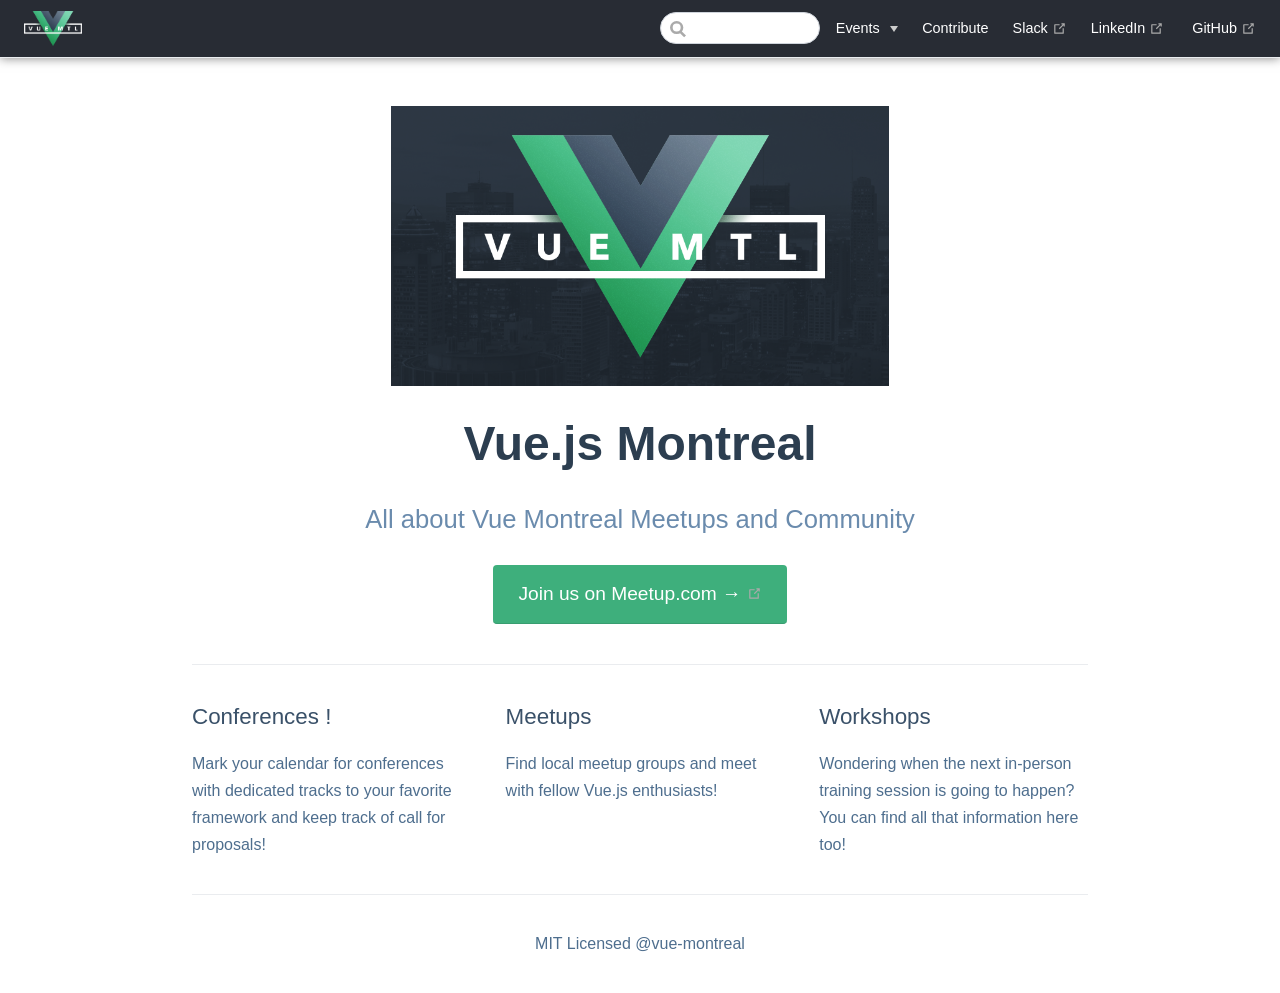
<file: index.html>
<!DOCTYPE html>
<html lang="en-US">
  <head>
    <meta charset="utf-8">
    <meta name="viewport" content="width=device-width,initial-scale=1">
    <title>Vue Montreal - Vue.js Community in Montreal, QC</title>
    <meta name="description" content="All about Vue Montreal Meetups and Community">
    <link rel="apple-touch-icon" sizes="57x57" href="/favicons-vuemontreal/favicon57.png">
  <link rel="apple-touch-icon" sizes="60x60" href="/favicons-vuemontreal/favicon60.png">
  <link rel="apple-touch-icon" sizes="72x72" href="/favicons-vuemontreal/favicon72.png">
  <link rel="apple-touch-icon" sizes="76x76" href="/favicons-vuemontreal/favicon76.png">
  <link rel="apple-touch-icon" sizes="114x114" href="/favicons-vuemontreal/favicon114.png">
  <link rel="apple-touch-icon" sizes="120x120" href="/favicons-vuemontreal/favicon120.png">
  <link rel="apple-touch-icon" sizes="144x144" href="/favicons-vuemontreal/favicon144.png">
  <link rel="apple-touch-icon" sizes="152x152" href="/favicons-vuemontreal/favicon152.png">
  <link rel="apple-touch-icon" sizes="180x180" href="/favicons-vuemontreal/favicon180.png">
  <link rel="icon" type="image/png" sizes="32x32" href="/favicons-vuemontreal/favicon32.png">
  <link rel="icon" type="image/png" sizes="96x96" href="/favicons-vuemontreal/favicon96.png">
  <link rel="icon" type="image/png" sizes="16x16" href="/favicons-vuemontreal/favicon16.png">
    
    <link rel="preload" href="/assets/css/0.styles.d88d2042.css" as="style"><link rel="preload" href="/assets/js/app.26469360.js" as="script"><link rel="preload" href="/assets/js/2.6e80b105.js" as="script"><link rel="preload" href="/assets/js/13.cb5de653.js" as="script"><link rel="prefetch" href="/assets/js/10.ea914064.js"><link rel="prefetch" href="/assets/js/11.b4b3c996.js"><link rel="prefetch" href="/assets/js/12.01815b0b.js"><link rel="prefetch" href="/assets/js/14.bb7ed2bb.js"><link rel="prefetch" href="/assets/js/15.c3fe159c.js"><link rel="prefetch" href="/assets/js/16.a155f453.js"><link rel="prefetch" href="/assets/js/17.32c245c1.js"><link rel="prefetch" href="/assets/js/18.4384e427.js"><link rel="prefetch" href="/assets/js/19.2e99a4cb.js"><link rel="prefetch" href="/assets/js/20.3fa0d2bb.js"><link rel="prefetch" href="/assets/js/21.13d4b132.js"><link rel="prefetch" href="/assets/js/22.d9b62539.js"><link rel="prefetch" href="/assets/js/3.ed902130.js"><link rel="prefetch" href="/assets/js/4.edd7b119.js"><link rel="prefetch" href="/assets/js/5.53a263aa.js"><link rel="prefetch" href="/assets/js/6.acdf0d8e.js"><link rel="prefetch" href="/assets/js/7.1a812198.js"><link rel="prefetch" href="/assets/js/8.143cae4a.js"><link rel="prefetch" href="/assets/js/9.18d4172f.js">
    <link rel="stylesheet" href="/assets/css/0.styles.d88d2042.css">
  </head>
  <body>
    <div id="app" data-server-rendered="true"><div class="theme-container no-sidebar"><header class="navbar"><div class="sidebar-button"><svg xmlns="http://www.w3.org/2000/svg" aria-hidden="true" role="img" viewBox="0 0 448 512" class="icon"><path fill="currentColor" d="M436 124H12c-6.627 0-12-5.373-12-12V80c0-6.627 5.373-12 12-12h424c6.627 0 12 5.373 12 12v32c0 6.627-5.373 12-12 12zm0 160H12c-6.627 0-12-5.373-12-12v-32c0-6.627 5.373-12 12-12h424c6.627 0 12 5.373 12 12v32c0 6.627-5.373 12-12 12zm0 160H12c-6.627 0-12-5.373-12-12v-32c0-6.627 5.373-12 12-12h424c6.627 0 12 5.373 12 12v32c0 6.627-5.373 12-12 12z"></path></svg></div> <a href="/" class="home-link router-link-exact-active router-link-active"><img src="/vue-logo-website-trimmed-transparent.png" alt="Vue Montreal - Vue.js Community in Montreal, QC" class="logo"> <span class="site-name can-hide">Vue Montreal - Vue.js Community in Montreal, QC</span></a> <div class="links"><div class="search-box"><input aria-label="Search" autocomplete="off" spellcheck="false" value=""> <!----></div> <nav class="nav-links can-hide"><div class="nav-item"><div class="dropdown-wrapper"><a class="dropdown-title"><span class="title">Events</span> <span class="arrow right"></span></a> <ul class="nav-dropdown" style="display:none;"><li class="dropdown-item"><!----> <a href="/upcoming/no-event.html" class="nav-link">Upcoming Events</a></li><li class="dropdown-item"><!----> <a href="/tags/index.html" class="nav-link">Tags</a></li><li class="dropdown-item"><!----> <a href="/archives/2020-02-26.html" class="nav-link">Archives</a></li></ul></div></div><div class="nav-item"><a href="/contributing.html" class="nav-link">Contribute</a></div><div class="nav-item"><a href="http://bit.ly/vuemontreal-slack" target="_blank" rel="noopener noreferrer" class="nav-link external">
  Slack
  <svg xmlns="http://www.w3.org/2000/svg" aria-hidden="true" x="0px" y="0px" viewBox="0 0 100 100" width="15" height="15" class="icon outbound"><path fill="currentColor" d="M18.8,85.1h56l0,0c2.2,0,4-1.8,4-4v-32h-8v28h-48v-48h28v-8h-32l0,0c-2.2,0-4,1.8-4,4v56C14.8,83.3,16.6,85.1,18.8,85.1z"></path> <polygon fill="currentColor" points="45.7,48.7 51.3,54.3 77.2,28.5 77.2,37.2 85.2,37.2 85.2,14.9 62.8,14.9 62.8,22.9 71.5,22.9"></polygon></svg></a></div><div class="nav-item"><a href="https://www.linkedin.com/groups/12289604/" target="_blank" rel="noopener noreferrer" class="nav-link external">
  LinkedIn
  <svg xmlns="http://www.w3.org/2000/svg" aria-hidden="true" x="0px" y="0px" viewBox="0 0 100 100" width="15" height="15" class="icon outbound"><path fill="currentColor" d="M18.8,85.1h56l0,0c2.2,0,4-1.8,4-4v-32h-8v28h-48v-48h28v-8h-32l0,0c-2.2,0-4,1.8-4,4v56C14.8,83.3,16.6,85.1,18.8,85.1z"></path> <polygon fill="currentColor" points="45.7,48.7 51.3,54.3 77.2,28.5 77.2,37.2 85.2,37.2 85.2,14.9 62.8,14.9 62.8,22.9 71.5,22.9"></polygon></svg></a></div> <a href="https://github.com/vuemontreal/vuemontreal" target="_blank" rel="noopener noreferrer" class="repo-link">
    GitHub
    <svg xmlns="http://www.w3.org/2000/svg" aria-hidden="true" x="0px" y="0px" viewBox="0 0 100 100" width="15" height="15" class="icon outbound"><path fill="currentColor" d="M18.8,85.1h56l0,0c2.2,0,4-1.8,4-4v-32h-8v28h-48v-48h28v-8h-32l0,0c-2.2,0-4,1.8-4,4v56C14.8,83.3,16.6,85.1,18.8,85.1z"></path> <polygon fill="currentColor" points="45.7,48.7 51.3,54.3 77.2,28.5 77.2,37.2 85.2,37.2 85.2,14.9 62.8,14.9 62.8,22.9 71.5,22.9"></polygon></svg></a></nav></div></header> <div class="sidebar-mask"></div> <aside class="sidebar"><nav class="nav-links"><div class="nav-item"><div class="dropdown-wrapper"><a class="dropdown-title"><span class="title">Events</span> <span class="arrow right"></span></a> <ul class="nav-dropdown" style="display:none;"><li class="dropdown-item"><!----> <a href="/upcoming/no-event.html" class="nav-link">Upcoming Events</a></li><li class="dropdown-item"><!----> <a href="/tags/index.html" class="nav-link">Tags</a></li><li class="dropdown-item"><!----> <a href="/archives/2020-02-26.html" class="nav-link">Archives</a></li></ul></div></div><div class="nav-item"><a href="/contributing.html" class="nav-link">Contribute</a></div><div class="nav-item"><a href="http://bit.ly/vuemontreal-slack" target="_blank" rel="noopener noreferrer" class="nav-link external">
  Slack
  <svg xmlns="http://www.w3.org/2000/svg" aria-hidden="true" x="0px" y="0px" viewBox="0 0 100 100" width="15" height="15" class="icon outbound"><path fill="currentColor" d="M18.8,85.1h56l0,0c2.2,0,4-1.8,4-4v-32h-8v28h-48v-48h28v-8h-32l0,0c-2.2,0-4,1.8-4,4v56C14.8,83.3,16.6,85.1,18.8,85.1z"></path> <polygon fill="currentColor" points="45.7,48.7 51.3,54.3 77.2,28.5 77.2,37.2 85.2,37.2 85.2,14.9 62.8,14.9 62.8,22.9 71.5,22.9"></polygon></svg></a></div><div class="nav-item"><a href="https://www.linkedin.com/groups/12289604/" target="_blank" rel="noopener noreferrer" class="nav-link external">
  LinkedIn
  <svg xmlns="http://www.w3.org/2000/svg" aria-hidden="true" x="0px" y="0px" viewBox="0 0 100 100" width="15" height="15" class="icon outbound"><path fill="currentColor" d="M18.8,85.1h56l0,0c2.2,0,4-1.8,4-4v-32h-8v28h-48v-48h28v-8h-32l0,0c-2.2,0-4,1.8-4,4v56C14.8,83.3,16.6,85.1,18.8,85.1z"></path> <polygon fill="currentColor" points="45.7,48.7 51.3,54.3 77.2,28.5 77.2,37.2 85.2,37.2 85.2,14.9 62.8,14.9 62.8,22.9 71.5,22.9"></polygon></svg></a></div> <a href="https://github.com/vuemontreal/vuemontreal" target="_blank" rel="noopener noreferrer" class="repo-link">
    GitHub
    <svg xmlns="http://www.w3.org/2000/svg" aria-hidden="true" x="0px" y="0px" viewBox="0 0 100 100" width="15" height="15" class="icon outbound"><path fill="currentColor" d="M18.8,85.1h56l0,0c2.2,0,4-1.8,4-4v-32h-8v28h-48v-48h28v-8h-32l0,0c-2.2,0-4,1.8-4,4v56C14.8,83.3,16.6,85.1,18.8,85.1z"></path> <polygon fill="currentColor" points="45.7,48.7 51.3,54.3 77.2,28.5 77.2,37.2 85.2,37.2 85.2,14.9 62.8,14.9 62.8,22.9 71.5,22.9"></polygon></svg></a></nav>  <!----> </aside> <main aria-labelledby="main-title" class="home"><header class="hero"><img src="/vue-logo-website-big-city.png" alt="hero"> <h1 id="main-title">Vue.js Montreal</h1> <p class="description">
      All about Vue Montreal Meetups and Community
    </p> <p class="action"><a href="https://www.meetup.com/Vue-js-Montreal/" target="_blank" rel="noopener noreferrer" class="nav-link external action-button">
  Join us on Meetup.com →
  <svg xmlns="http://www.w3.org/2000/svg" aria-hidden="true" x="0px" y="0px" viewBox="0 0 100 100" width="15" height="15" class="icon outbound"><path fill="currentColor" d="M18.8,85.1h56l0,0c2.2,0,4-1.8,4-4v-32h-8v28h-48v-48h28v-8h-32l0,0c-2.2,0-4,1.8-4,4v56C14.8,83.3,16.6,85.1,18.8,85.1z"></path> <polygon fill="currentColor" points="45.7,48.7 51.3,54.3 77.2,28.5 77.2,37.2 85.2,37.2 85.2,14.9 62.8,14.9 62.8,22.9 71.5,22.9"></polygon></svg></a></p></header> <div class="features"><div class="feature"><h2>Conferences !</h2> <p>Mark your calendar for conferences with dedicated tracks to your favorite framework and keep track of call for proposals!</p></div><div class="feature"><h2>Meetups</h2> <p>Find local meetup groups and meet with fellow Vue.js enthusiasts!</p></div><div class="feature"><h2>Workshops</h2> <p>Wondering when the next in-person training session is going to happen? You can find all that information here too!</p></div></div> <div class="theme-default-content custom content__default"></div> <div class="footer">
    MIT Licensed @vue-montreal
  </div></main></div><div class="global-ui"></div></div>
    <script src="/assets/js/app.26469360.js" defer></script><script src="/assets/js/2.6e80b105.js" defer></script><script src="/assets/js/13.cb5de653.js" defer></script>
  </body>
</html>
</file>
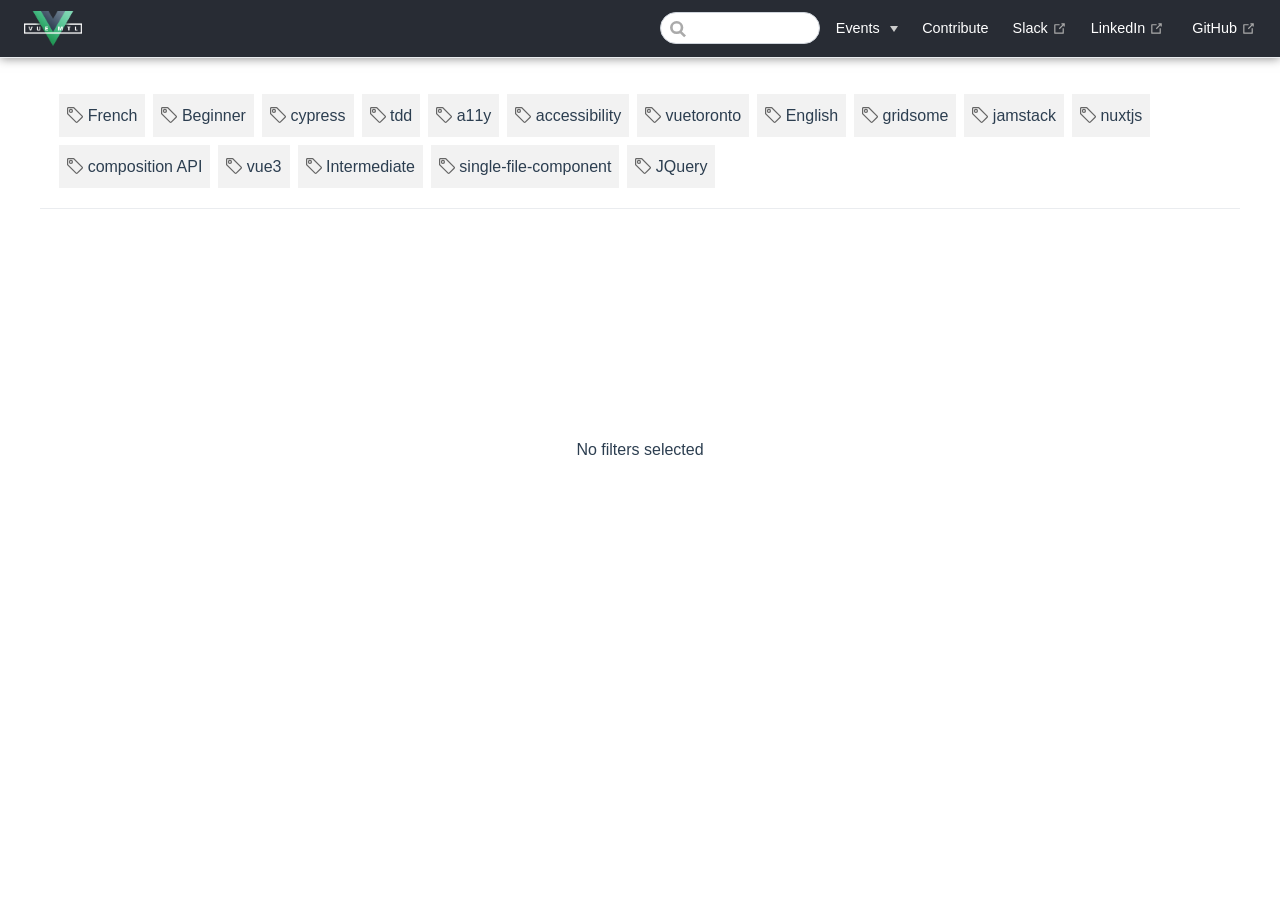
<file: tags/index.html>
<!DOCTYPE html>
<html lang="en-US">
  <head>
    <meta charset="utf-8">
    <meta name="viewport" content="width=device-width,initial-scale=1">
    <title>Vue Montreal - Vue.js Community in Montreal, QC</title>
    <meta name="description" content="Vue.js Community in Montreal (Quebec, Canada) talking about Vue.js in Meetups, Slack channel, LinkedIn group, and more!">
    <link rel="apple-touch-icon" sizes="57x57" href="/favicons-vuemontreal/favicon57.png">
  <link rel="apple-touch-icon" sizes="60x60" href="/favicons-vuemontreal/favicon60.png">
  <link rel="apple-touch-icon" sizes="72x72" href="/favicons-vuemontreal/favicon72.png">
  <link rel="apple-touch-icon" sizes="76x76" href="/favicons-vuemontreal/favicon76.png">
  <link rel="apple-touch-icon" sizes="114x114" href="/favicons-vuemontreal/favicon114.png">
  <link rel="apple-touch-icon" sizes="120x120" href="/favicons-vuemontreal/favicon120.png">
  <link rel="apple-touch-icon" sizes="144x144" href="/favicons-vuemontreal/favicon144.png">
  <link rel="apple-touch-icon" sizes="152x152" href="/favicons-vuemontreal/favicon152.png">
  <link rel="apple-touch-icon" sizes="180x180" href="/favicons-vuemontreal/favicon180.png">
  <link rel="icon" type="image/png" sizes="32x32" href="/favicons-vuemontreal/favicon32.png">
  <link rel="icon" type="image/png" sizes="96x96" href="/favicons-vuemontreal/favicon96.png">
  <link rel="icon" type="image/png" sizes="16x16" href="/favicons-vuemontreal/favicon16.png">
    
    <link rel="preload" href="/assets/css/0.styles.d88d2042.css" as="style"><link rel="preload" href="/assets/js/app.26469360.js" as="script"><link rel="preload" href="/assets/js/2.6e80b105.js" as="script"><link rel="preload" href="/assets/js/17.32c245c1.js" as="script"><link rel="preload" href="/assets/js/7.1a812198.js" as="script"><link rel="prefetch" href="/assets/js/10.ea914064.js"><link rel="prefetch" href="/assets/js/11.b4b3c996.js"><link rel="prefetch" href="/assets/js/12.01815b0b.js"><link rel="prefetch" href="/assets/js/13.cb5de653.js"><link rel="prefetch" href="/assets/js/14.bb7ed2bb.js"><link rel="prefetch" href="/assets/js/15.c3fe159c.js"><link rel="prefetch" href="/assets/js/16.a155f453.js"><link rel="prefetch" href="/assets/js/18.4384e427.js"><link rel="prefetch" href="/assets/js/19.2e99a4cb.js"><link rel="prefetch" href="/assets/js/20.3fa0d2bb.js"><link rel="prefetch" href="/assets/js/21.13d4b132.js"><link rel="prefetch" href="/assets/js/22.d9b62539.js"><link rel="prefetch" href="/assets/js/3.ed902130.js"><link rel="prefetch" href="/assets/js/4.edd7b119.js"><link rel="prefetch" href="/assets/js/5.53a263aa.js"><link rel="prefetch" href="/assets/js/6.acdf0d8e.js"><link rel="prefetch" href="/assets/js/8.143cae4a.js"><link rel="prefetch" href="/assets/js/9.18d4172f.js">
    <link rel="stylesheet" href="/assets/css/0.styles.d88d2042.css">
  </head>
  <body>
    <div id="app" data-server-rendered="true"><div class="theme-container no-sidebar"><header class="navbar"><div class="sidebar-button"><svg xmlns="http://www.w3.org/2000/svg" aria-hidden="true" role="img" viewBox="0 0 448 512" class="icon"><path fill="currentColor" d="M436 124H12c-6.627 0-12-5.373-12-12V80c0-6.627 5.373-12 12-12h424c6.627 0 12 5.373 12 12v32c0 6.627-5.373 12-12 12zm0 160H12c-6.627 0-12-5.373-12-12v-32c0-6.627 5.373-12 12-12h424c6.627 0 12 5.373 12 12v32c0 6.627-5.373 12-12 12zm0 160H12c-6.627 0-12-5.373-12-12v-32c0-6.627 5.373-12 12-12h424c6.627 0 12 5.373 12 12v32c0 6.627-5.373 12-12 12z"></path></svg></div> <a href="/" class="home-link router-link-active"><img src="/vue-logo-website-trimmed-transparent.png" alt="Vue Montreal - Vue.js Community in Montreal, QC" class="logo"> <span class="site-name can-hide">Vue Montreal - Vue.js Community in Montreal, QC</span></a> <div class="links"><div class="search-box"><input aria-label="Search" autocomplete="off" spellcheck="false" value=""> <!----></div> <nav class="nav-links can-hide"><div class="nav-item"><div class="dropdown-wrapper"><a class="dropdown-title"><span class="title">Events</span> <span class="arrow right"></span></a> <ul class="nav-dropdown" style="display:none;"><li class="dropdown-item"><!----> <a href="/upcoming/no-event.html" class="nav-link">Upcoming Events</a></li><li class="dropdown-item"><!----> <a href="/tags/index.html" class="nav-link router-link-exact-active router-link-active">Tags</a></li><li class="dropdown-item"><!----> <a href="/archives/2020-02-26.html" class="nav-link">Archives</a></li></ul></div></div><div class="nav-item"><a href="/contributing.html" class="nav-link">Contribute</a></div><div class="nav-item"><a href="http://bit.ly/vuemontreal-slack" target="_blank" rel="noopener noreferrer" class="nav-link external">
  Slack
  <svg xmlns="http://www.w3.org/2000/svg" aria-hidden="true" x="0px" y="0px" viewBox="0 0 100 100" width="15" height="15" class="icon outbound"><path fill="currentColor" d="M18.8,85.1h56l0,0c2.2,0,4-1.8,4-4v-32h-8v28h-48v-48h28v-8h-32l0,0c-2.2,0-4,1.8-4,4v56C14.8,83.3,16.6,85.1,18.8,85.1z"></path> <polygon fill="currentColor" points="45.7,48.7 51.3,54.3 77.2,28.5 77.2,37.2 85.2,37.2 85.2,14.9 62.8,14.9 62.8,22.9 71.5,22.9"></polygon></svg></a></div><div class="nav-item"><a href="https://www.linkedin.com/groups/12289604/" target="_blank" rel="noopener noreferrer" class="nav-link external">
  LinkedIn
  <svg xmlns="http://www.w3.org/2000/svg" aria-hidden="true" x="0px" y="0px" viewBox="0 0 100 100" width="15" height="15" class="icon outbound"><path fill="currentColor" d="M18.8,85.1h56l0,0c2.2,0,4-1.8,4-4v-32h-8v28h-48v-48h28v-8h-32l0,0c-2.2,0-4,1.8-4,4v56C14.8,83.3,16.6,85.1,18.8,85.1z"></path> <polygon fill="currentColor" points="45.7,48.7 51.3,54.3 77.2,28.5 77.2,37.2 85.2,37.2 85.2,14.9 62.8,14.9 62.8,22.9 71.5,22.9"></polygon></svg></a></div> <a href="https://github.com/vuemontreal/vuemontreal" target="_blank" rel="noopener noreferrer" class="repo-link">
    GitHub
    <svg xmlns="http://www.w3.org/2000/svg" aria-hidden="true" x="0px" y="0px" viewBox="0 0 100 100" width="15" height="15" class="icon outbound"><path fill="currentColor" d="M18.8,85.1h56l0,0c2.2,0,4-1.8,4-4v-32h-8v28h-48v-48h28v-8h-32l0,0c-2.2,0-4,1.8-4,4v56C14.8,83.3,16.6,85.1,18.8,85.1z"></path> <polygon fill="currentColor" points="45.7,48.7 51.3,54.3 77.2,28.5 77.2,37.2 85.2,37.2 85.2,14.9 62.8,14.9 62.8,22.9 71.5,22.9"></polygon></svg></a></nav></div></header> <div class="sidebar-mask"></div> <aside class="sidebar"><nav class="nav-links"><div class="nav-item"><div class="dropdown-wrapper"><a class="dropdown-title"><span class="title">Events</span> <span class="arrow right"></span></a> <ul class="nav-dropdown" style="display:none;"><li class="dropdown-item"><!----> <a href="/upcoming/no-event.html" class="nav-link">Upcoming Events</a></li><li class="dropdown-item"><!----> <a href="/tags/index.html" class="nav-link router-link-exact-active router-link-active">Tags</a></li><li class="dropdown-item"><!----> <a href="/archives/2020-02-26.html" class="nav-link">Archives</a></li></ul></div></div><div class="nav-item"><a href="/contributing.html" class="nav-link">Contribute</a></div><div class="nav-item"><a href="http://bit.ly/vuemontreal-slack" target="_blank" rel="noopener noreferrer" class="nav-link external">
  Slack
  <svg xmlns="http://www.w3.org/2000/svg" aria-hidden="true" x="0px" y="0px" viewBox="0 0 100 100" width="15" height="15" class="icon outbound"><path fill="currentColor" d="M18.8,85.1h56l0,0c2.2,0,4-1.8,4-4v-32h-8v28h-48v-48h28v-8h-32l0,0c-2.2,0-4,1.8-4,4v56C14.8,83.3,16.6,85.1,18.8,85.1z"></path> <polygon fill="currentColor" points="45.7,48.7 51.3,54.3 77.2,28.5 77.2,37.2 85.2,37.2 85.2,14.9 62.8,14.9 62.8,22.9 71.5,22.9"></polygon></svg></a></div><div class="nav-item"><a href="https://www.linkedin.com/groups/12289604/" target="_blank" rel="noopener noreferrer" class="nav-link external">
  LinkedIn
  <svg xmlns="http://www.w3.org/2000/svg" aria-hidden="true" x="0px" y="0px" viewBox="0 0 100 100" width="15" height="15" class="icon outbound"><path fill="currentColor" d="M18.8,85.1h56l0,0c2.2,0,4-1.8,4-4v-32h-8v28h-48v-48h28v-8h-32l0,0c-2.2,0-4,1.8-4,4v56C14.8,83.3,16.6,85.1,18.8,85.1z"></path> <polygon fill="currentColor" points="45.7,48.7 51.3,54.3 77.2,28.5 77.2,37.2 85.2,37.2 85.2,14.9 62.8,14.9 62.8,22.9 71.5,22.9"></polygon></svg></a></div> <a href="https://github.com/vuemontreal/vuemontreal" target="_blank" rel="noopener noreferrer" class="repo-link">
    GitHub
    <svg xmlns="http://www.w3.org/2000/svg" aria-hidden="true" x="0px" y="0px" viewBox="0 0 100 100" width="15" height="15" class="icon outbound"><path fill="currentColor" d="M18.8,85.1h56l0,0c2.2,0,4-1.8,4-4v-32h-8v28h-48v-48h28v-8h-32l0,0c-2.2,0-4,1.8-4,4v56C14.8,83.3,16.6,85.1,18.8,85.1z"></path> <polygon fill="currentColor" points="45.7,48.7 51.3,54.3 77.2,28.5 77.2,37.2 85.2,37.2 85.2,14.9 62.8,14.9 62.8,22.9 71.5,22.9"></polygon></svg></a></nav>  <!----> </aside> <main class="page"> <div class="theme-default-content content__default"><div><ul class="Tags"><li class="Tag"><!---->
      French
    </li><li class="Tag"><!---->
      Beginner
    </li><li class="Tag"><!---->
      cypress
    </li><li class="Tag"><!---->
      tdd
    </li><li class="Tag"><!---->
      a11y
    </li><li class="Tag"><!---->
      accessibility
    </li><li class="Tag"><!---->
      vuetoronto
    </li><li class="Tag"><!---->
      English
    </li><li class="Tag"><!---->
      gridsome
    </li><li class="Tag"><!---->
      jamstack
    </li><li class="Tag"><!---->
      nuxtjs
    </li><li class="Tag"><!---->
      composition API
    </li><li class="Tag"><!---->
      vue3
    </li><li class="Tag"><!---->
      Intermediate
    </li><li class="Tag"><!---->
      single-file-component
    </li><li class="Tag"><!---->
      JQuery
    </li></ul> <hr class="Tags-hr"> <div class="noFilter">No filters selected</div></div></div> <footer class="page-edit"><!----> <!----></footer> <!----> </main></div><div class="global-ui"></div></div>
    <script src="/assets/js/app.26469360.js" defer></script><script src="/assets/js/2.6e80b105.js" defer></script><script src="/assets/js/17.32c245c1.js" defer></script><script src="/assets/js/7.1a812198.js" defer></script>
  </body>
</html>
</file>
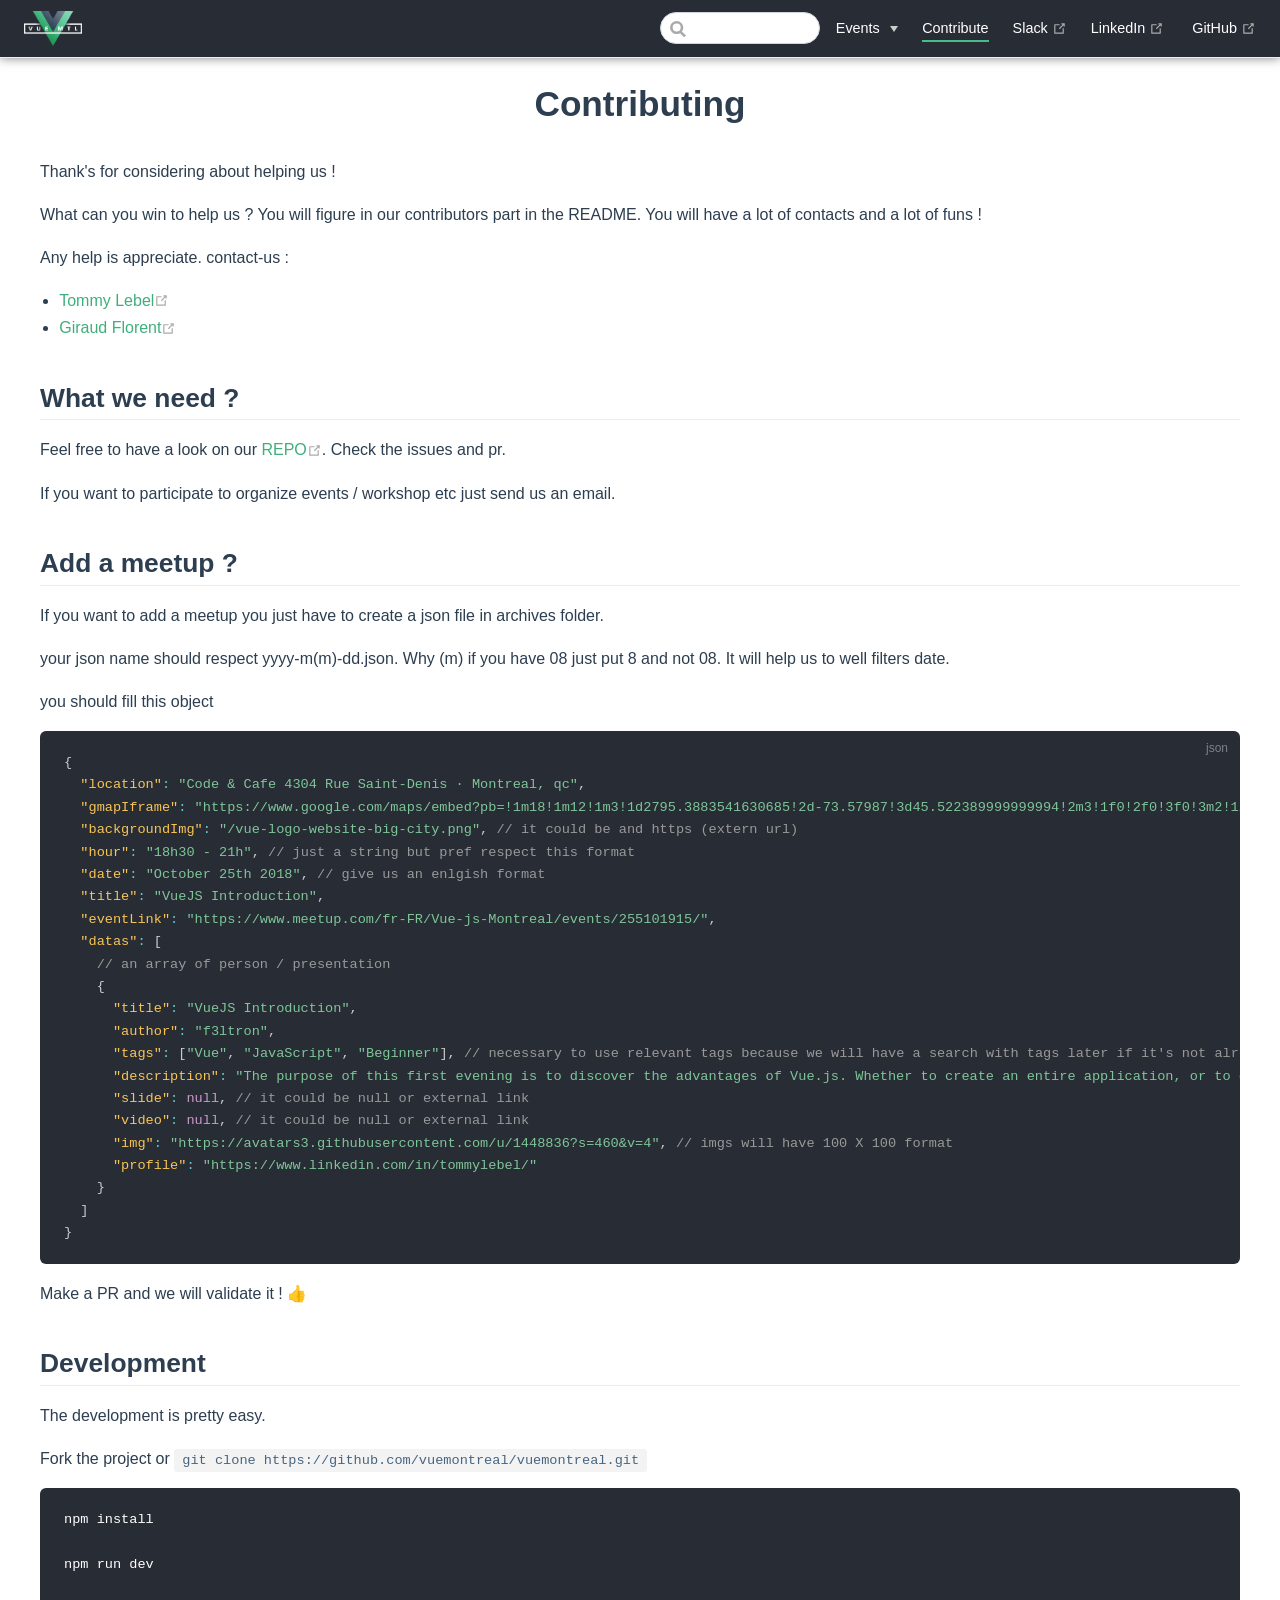
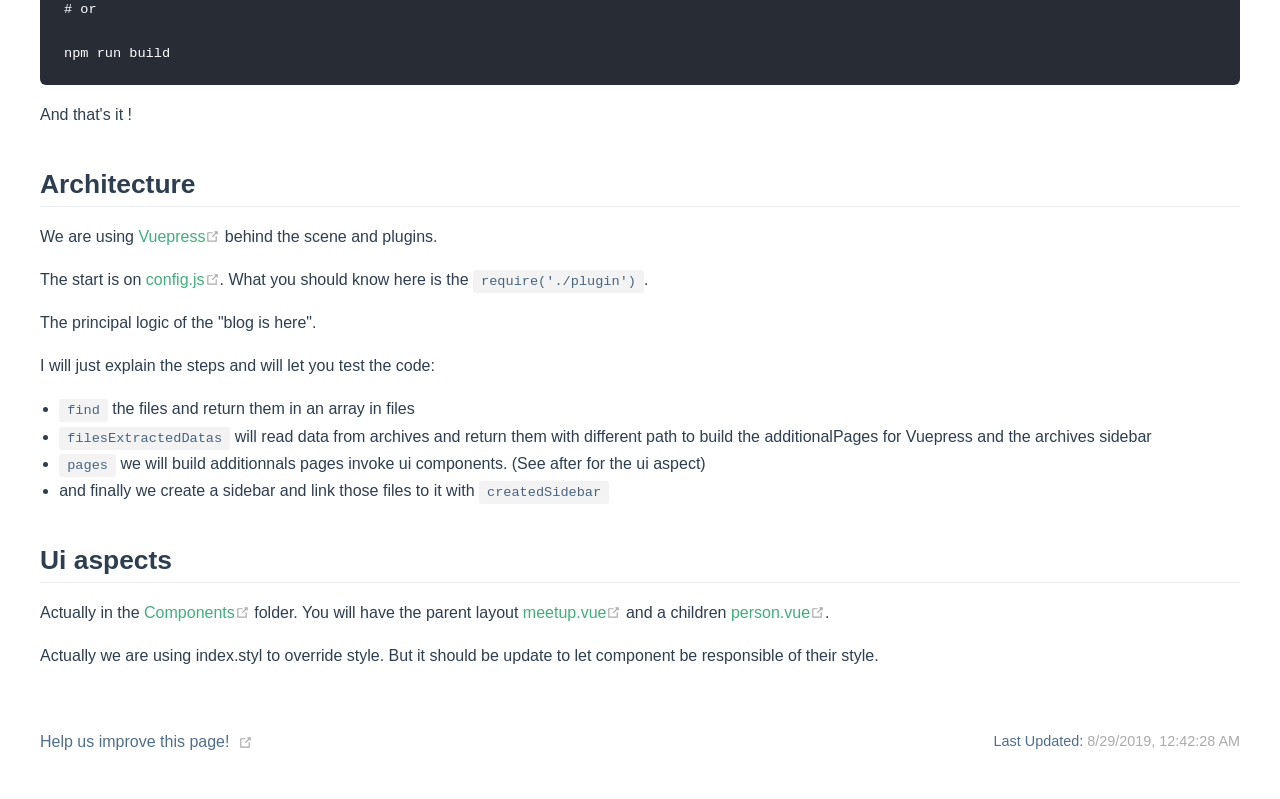
<file: contributing.html>
<!DOCTYPE html>
<html lang="en-US">
  <head>
    <meta charset="utf-8">
    <meta name="viewport" content="width=device-width,initial-scale=1">
    <title>Contributing | Vue Montreal - Vue.js Community in Montreal, QC</title>
    <meta name="description" content="Vue.js Community in Montreal (Quebec, Canada) talking about Vue.js in Meetups, Slack channel, LinkedIn group, and more!">
    <link rel="apple-touch-icon" sizes="57x57" href="/favicons-vuemontreal/favicon57.png">
  <link rel="apple-touch-icon" sizes="60x60" href="/favicons-vuemontreal/favicon60.png">
  <link rel="apple-touch-icon" sizes="72x72" href="/favicons-vuemontreal/favicon72.png">
  <link rel="apple-touch-icon" sizes="76x76" href="/favicons-vuemontreal/favicon76.png">
  <link rel="apple-touch-icon" sizes="114x114" href="/favicons-vuemontreal/favicon114.png">
  <link rel="apple-touch-icon" sizes="120x120" href="/favicons-vuemontreal/favicon120.png">
  <link rel="apple-touch-icon" sizes="144x144" href="/favicons-vuemontreal/favicon144.png">
  <link rel="apple-touch-icon" sizes="152x152" href="/favicons-vuemontreal/favicon152.png">
  <link rel="apple-touch-icon" sizes="180x180" href="/favicons-vuemontreal/favicon180.png">
  <link rel="icon" type="image/png" sizes="32x32" href="/favicons-vuemontreal/favicon32.png">
  <link rel="icon" type="image/png" sizes="96x96" href="/favicons-vuemontreal/favicon96.png">
  <link rel="icon" type="image/png" sizes="16x16" href="/favicons-vuemontreal/favicon16.png">
    
    <link rel="preload" href="/assets/css/0.styles.d88d2042.css" as="style"><link rel="preload" href="/assets/js/app.26469360.js" as="script"><link rel="preload" href="/assets/js/2.6e80b105.js" as="script"><link rel="preload" href="/assets/js/12.01815b0b.js" as="script"><link rel="prefetch" href="/assets/js/10.ea914064.js"><link rel="prefetch" href="/assets/js/11.b4b3c996.js"><link rel="prefetch" href="/assets/js/13.cb5de653.js"><link rel="prefetch" href="/assets/js/14.bb7ed2bb.js"><link rel="prefetch" href="/assets/js/15.c3fe159c.js"><link rel="prefetch" href="/assets/js/16.a155f453.js"><link rel="prefetch" href="/assets/js/17.32c245c1.js"><link rel="prefetch" href="/assets/js/18.4384e427.js"><link rel="prefetch" href="/assets/js/19.2e99a4cb.js"><link rel="prefetch" href="/assets/js/20.3fa0d2bb.js"><link rel="prefetch" href="/assets/js/21.13d4b132.js"><link rel="prefetch" href="/assets/js/22.d9b62539.js"><link rel="prefetch" href="/assets/js/3.ed902130.js"><link rel="prefetch" href="/assets/js/4.edd7b119.js"><link rel="prefetch" href="/assets/js/5.53a263aa.js"><link rel="prefetch" href="/assets/js/6.acdf0d8e.js"><link rel="prefetch" href="/assets/js/7.1a812198.js"><link rel="prefetch" href="/assets/js/8.143cae4a.js"><link rel="prefetch" href="/assets/js/9.18d4172f.js">
    <link rel="stylesheet" href="/assets/css/0.styles.d88d2042.css">
  </head>
  <body>
    <div id="app" data-server-rendered="true"><div class="theme-container no-sidebar"><header class="navbar"><div class="sidebar-button"><svg xmlns="http://www.w3.org/2000/svg" aria-hidden="true" role="img" viewBox="0 0 448 512" class="icon"><path fill="currentColor" d="M436 124H12c-6.627 0-12-5.373-12-12V80c0-6.627 5.373-12 12-12h424c6.627 0 12 5.373 12 12v32c0 6.627-5.373 12-12 12zm0 160H12c-6.627 0-12-5.373-12-12v-32c0-6.627 5.373-12 12-12h424c6.627 0 12 5.373 12 12v32c0 6.627-5.373 12-12 12zm0 160H12c-6.627 0-12-5.373-12-12v-32c0-6.627 5.373-12 12-12h424c6.627 0 12 5.373 12 12v32c0 6.627-5.373 12-12 12z"></path></svg></div> <a href="/" class="home-link router-link-active"><img src="/vue-logo-website-trimmed-transparent.png" alt="Vue Montreal - Vue.js Community in Montreal, QC" class="logo"> <span class="site-name can-hide">Vue Montreal - Vue.js Community in Montreal, QC</span></a> <div class="links"><div class="search-box"><input aria-label="Search" autocomplete="off" spellcheck="false" value=""> <!----></div> <nav class="nav-links can-hide"><div class="nav-item"><div class="dropdown-wrapper"><a class="dropdown-title"><span class="title">Events</span> <span class="arrow right"></span></a> <ul class="nav-dropdown" style="display:none;"><li class="dropdown-item"><!----> <a href="/upcoming/no-event.html" class="nav-link">Upcoming Events</a></li><li class="dropdown-item"><!----> <a href="/tags/index.html" class="nav-link">Tags</a></li><li class="dropdown-item"><!----> <a href="/archives/2020-02-26.html" class="nav-link">Archives</a></li></ul></div></div><div class="nav-item"><a href="/contributing.html" class="nav-link router-link-exact-active router-link-active">Contribute</a></div><div class="nav-item"><a href="http://bit.ly/vuemontreal-slack" target="_blank" rel="noopener noreferrer" class="nav-link external">
  Slack
  <svg xmlns="http://www.w3.org/2000/svg" aria-hidden="true" x="0px" y="0px" viewBox="0 0 100 100" width="15" height="15" class="icon outbound"><path fill="currentColor" d="M18.8,85.1h56l0,0c2.2,0,4-1.8,4-4v-32h-8v28h-48v-48h28v-8h-32l0,0c-2.2,0-4,1.8-4,4v56C14.8,83.3,16.6,85.1,18.8,85.1z"></path> <polygon fill="currentColor" points="45.7,48.7 51.3,54.3 77.2,28.5 77.2,37.2 85.2,37.2 85.2,14.9 62.8,14.9 62.8,22.9 71.5,22.9"></polygon></svg></a></div><div class="nav-item"><a href="https://www.linkedin.com/groups/12289604/" target="_blank" rel="noopener noreferrer" class="nav-link external">
  LinkedIn
  <svg xmlns="http://www.w3.org/2000/svg" aria-hidden="true" x="0px" y="0px" viewBox="0 0 100 100" width="15" height="15" class="icon outbound"><path fill="currentColor" d="M18.8,85.1h56l0,0c2.2,0,4-1.8,4-4v-32h-8v28h-48v-48h28v-8h-32l0,0c-2.2,0-4,1.8-4,4v56C14.8,83.3,16.6,85.1,18.8,85.1z"></path> <polygon fill="currentColor" points="45.7,48.7 51.3,54.3 77.2,28.5 77.2,37.2 85.2,37.2 85.2,14.9 62.8,14.9 62.8,22.9 71.5,22.9"></polygon></svg></a></div> <a href="https://github.com/vuemontreal/vuemontreal" target="_blank" rel="noopener noreferrer" class="repo-link">
    GitHub
    <svg xmlns="http://www.w3.org/2000/svg" aria-hidden="true" x="0px" y="0px" viewBox="0 0 100 100" width="15" height="15" class="icon outbound"><path fill="currentColor" d="M18.8,85.1h56l0,0c2.2,0,4-1.8,4-4v-32h-8v28h-48v-48h28v-8h-32l0,0c-2.2,0-4,1.8-4,4v56C14.8,83.3,16.6,85.1,18.8,85.1z"></path> <polygon fill="currentColor" points="45.7,48.7 51.3,54.3 77.2,28.5 77.2,37.2 85.2,37.2 85.2,14.9 62.8,14.9 62.8,22.9 71.5,22.9"></polygon></svg></a></nav></div></header> <div class="sidebar-mask"></div> <aside class="sidebar"><nav class="nav-links"><div class="nav-item"><div class="dropdown-wrapper"><a class="dropdown-title"><span class="title">Events</span> <span class="arrow right"></span></a> <ul class="nav-dropdown" style="display:none;"><li class="dropdown-item"><!----> <a href="/upcoming/no-event.html" class="nav-link">Upcoming Events</a></li><li class="dropdown-item"><!----> <a href="/tags/index.html" class="nav-link">Tags</a></li><li class="dropdown-item"><!----> <a href="/archives/2020-02-26.html" class="nav-link">Archives</a></li></ul></div></div><div class="nav-item"><a href="/contributing.html" class="nav-link router-link-exact-active router-link-active">Contribute</a></div><div class="nav-item"><a href="http://bit.ly/vuemontreal-slack" target="_blank" rel="noopener noreferrer" class="nav-link external">
  Slack
  <svg xmlns="http://www.w3.org/2000/svg" aria-hidden="true" x="0px" y="0px" viewBox="0 0 100 100" width="15" height="15" class="icon outbound"><path fill="currentColor" d="M18.8,85.1h56l0,0c2.2,0,4-1.8,4-4v-32h-8v28h-48v-48h28v-8h-32l0,0c-2.2,0-4,1.8-4,4v56C14.8,83.3,16.6,85.1,18.8,85.1z"></path> <polygon fill="currentColor" points="45.7,48.7 51.3,54.3 77.2,28.5 77.2,37.2 85.2,37.2 85.2,14.9 62.8,14.9 62.8,22.9 71.5,22.9"></polygon></svg></a></div><div class="nav-item"><a href="https://www.linkedin.com/groups/12289604/" target="_blank" rel="noopener noreferrer" class="nav-link external">
  LinkedIn
  <svg xmlns="http://www.w3.org/2000/svg" aria-hidden="true" x="0px" y="0px" viewBox="0 0 100 100" width="15" height="15" class="icon outbound"><path fill="currentColor" d="M18.8,85.1h56l0,0c2.2,0,4-1.8,4-4v-32h-8v28h-48v-48h28v-8h-32l0,0c-2.2,0-4,1.8-4,4v56C14.8,83.3,16.6,85.1,18.8,85.1z"></path> <polygon fill="currentColor" points="45.7,48.7 51.3,54.3 77.2,28.5 77.2,37.2 85.2,37.2 85.2,14.9 62.8,14.9 62.8,22.9 71.5,22.9"></polygon></svg></a></div> <a href="https://github.com/vuemontreal/vuemontreal" target="_blank" rel="noopener noreferrer" class="repo-link">
    GitHub
    <svg xmlns="http://www.w3.org/2000/svg" aria-hidden="true" x="0px" y="0px" viewBox="0 0 100 100" width="15" height="15" class="icon outbound"><path fill="currentColor" d="M18.8,85.1h56l0,0c2.2,0,4-1.8,4-4v-32h-8v28h-48v-48h28v-8h-32l0,0c-2.2,0-4,1.8-4,4v56C14.8,83.3,16.6,85.1,18.8,85.1z"></path> <polygon fill="currentColor" points="45.7,48.7 51.3,54.3 77.2,28.5 77.2,37.2 85.2,37.2 85.2,14.9 62.8,14.9 62.8,22.9 71.5,22.9"></polygon></svg></a></nav>  <!----> </aside> <main class="page"> <div class="theme-default-content content__default"><h1 id="contributing"><a href="#contributing" aria-hidden="true" class="header-anchor">#</a> Contributing</h1> <p>Thank's for considering about helping us !</p> <p>What can you win to help us ? You will figure in our contributors part in the README. You will have a lot of contacts and a lot of funs !</p> <p>Any help is appreciate. contact-us :</p> <ul><li><a href="https://www.linkedin.com/in/tommylebel/" target="_blank" rel="noopener noreferrer" class="external-link">Tommy Lebel<svg xmlns="http://www.w3.org/2000/svg" aria-hidden="true" x="0px" y="0px" viewBox="0 0 100 100" width="15" height="15" class="icon outbound"><path fill="currentColor" d="M18.8,85.1h56l0,0c2.2,0,4-1.8,4-4v-32h-8v28h-48v-48h28v-8h-32l0,0c-2.2,0-4,1.8-4,4v56C14.8,83.3,16.6,85.1,18.8,85.1z"></path> <polygon fill="currentColor" points="45.7,48.7 51.3,54.3 77.2,28.5 77.2,37.2 85.2,37.2 85.2,14.9 62.8,14.9 62.8,22.9 71.5,22.9"></polygon></svg></a></li> <li><a href="https://www.linkedin.com/in/fgiraud42/" target="_blank" rel="noopener noreferrer" class="external-link">Giraud Florent<svg xmlns="http://www.w3.org/2000/svg" aria-hidden="true" x="0px" y="0px" viewBox="0 0 100 100" width="15" height="15" class="icon outbound"><path fill="currentColor" d="M18.8,85.1h56l0,0c2.2,0,4-1.8,4-4v-32h-8v28h-48v-48h28v-8h-32l0,0c-2.2,0-4,1.8-4,4v56C14.8,83.3,16.6,85.1,18.8,85.1z"></path> <polygon fill="currentColor" points="45.7,48.7 51.3,54.3 77.2,28.5 77.2,37.2 85.2,37.2 85.2,14.9 62.8,14.9 62.8,22.9 71.5,22.9"></polygon></svg></a></li></ul> <h2 id="what-we-need"><a href="#what-we-need" aria-hidden="true" class="header-anchor">#</a> What we need ?</h2> <p>Feel free to have a look on our <a href="https://github.com/vuemontreal/vuemontreal/" target="_blank" rel="noopener noreferrer" class="external-link">REPO<svg xmlns="http://www.w3.org/2000/svg" aria-hidden="true" x="0px" y="0px" viewBox="0 0 100 100" width="15" height="15" class="icon outbound"><path fill="currentColor" d="M18.8,85.1h56l0,0c2.2,0,4-1.8,4-4v-32h-8v28h-48v-48h28v-8h-32l0,0c-2.2,0-4,1.8-4,4v56C14.8,83.3,16.6,85.1,18.8,85.1z"></path> <polygon fill="currentColor" points="45.7,48.7 51.3,54.3 77.2,28.5 77.2,37.2 85.2,37.2 85.2,14.9 62.8,14.9 62.8,22.9 71.5,22.9"></polygon></svg></a>. Check the issues and pr.</p> <p>If you want to participate to organize events / workshop etc just send us an email.</p> <h2 id="add-a-meetup"><a href="#add-a-meetup" aria-hidden="true" class="header-anchor">#</a> Add a meetup ?</h2> <p>If you want to add a meetup you just have to create a json file in archives folder.</p> <p>your json name should respect yyyy-m(m)-dd.json. Why (m) if you have 08 just put 8 and not 08. It will help us to well filters date.</p> <p>you should fill this object</p> <div class="language-json extra-class"><pre class="language-json"><code><span class="token punctuation">{</span>
  <span class="token property">&quot;location&quot;</span><span class="token operator">:</span> <span class="token string">&quot;Code &amp; Cafe 4304 Rue Saint-Denis · Montreal, qc&quot;</span><span class="token punctuation">,</span>
  <span class="token property">&quot;gmapIframe&quot;</span><span class="token operator">:</span> <span class="token string">&quot;https://www.google.com/maps/embed?pb=!1m18!1m12!1m3!1d2795.3883541630685!2d-73.57987!3d45.522389999999994!2m3!1f0!2f0!3f0!3m2!1i1024!2i768!4f13.1!3m3!1m2!1s0x0%3A0x0!2zNDXCsDMxJzIwLjYiTiA3M8KwMzQnNDcuNSJX!5e0!3m2!1sfr!2sca!4v1566585784205!5m2!1sfr!2sca&quot;</span><span class="token punctuation">,</span>
  <span class="token property">&quot;backgroundImg&quot;</span><span class="token operator">:</span> <span class="token string">&quot;/vue-logo-website-big-city.png&quot;</span><span class="token punctuation">,</span> <span class="token comment">// it could be and https (extern url)</span>
  <span class="token property">&quot;hour&quot;</span><span class="token operator">:</span> <span class="token string">&quot;18h30 - 21h&quot;</span><span class="token punctuation">,</span> <span class="token comment">// just a string but pref respect this format</span>
  <span class="token property">&quot;date&quot;</span><span class="token operator">:</span> <span class="token string">&quot;October 25th 2018&quot;</span><span class="token punctuation">,</span> <span class="token comment">// give us an enlgish format</span>
  <span class="token property">&quot;title&quot;</span><span class="token operator">:</span> <span class="token string">&quot;VueJS Introduction&quot;</span><span class="token punctuation">,</span>
  <span class="token property">&quot;eventLink&quot;</span><span class="token operator">:</span> <span class="token string">&quot;https://www.meetup.com/fr-FR/Vue-js-Montreal/events/255101915/&quot;</span><span class="token punctuation">,</span>
  <span class="token property">&quot;datas&quot;</span><span class="token operator">:</span> <span class="token punctuation">[</span>
    <span class="token comment">// an array of person / presentation</span>
    <span class="token punctuation">{</span>
      <span class="token property">&quot;title&quot;</span><span class="token operator">:</span> <span class="token string">&quot;VueJS Introduction&quot;</span><span class="token punctuation">,</span>
      <span class="token property">&quot;author&quot;</span><span class="token operator">:</span> <span class="token string">&quot;f3ltron&quot;</span><span class="token punctuation">,</span>
      <span class="token property">&quot;tags&quot;</span><span class="token operator">:</span> <span class="token punctuation">[</span><span class="token string">&quot;Vue&quot;</span><span class="token punctuation">,</span> <span class="token string">&quot;JavaScript&quot;</span><span class="token punctuation">,</span> <span class="token string">&quot;Beginner&quot;</span><span class="token punctuation">]</span><span class="token punctuation">,</span> <span class="token comment">// necessary to use relevant tags because we will have a search with tags later if it's not already here</span>
      <span class="token property">&quot;description&quot;</span><span class="token operator">:</span> <span class="token string">&quot;The purpose of this first evening is to discover the advantages of Vue.js. Whether to create an entire application, or to gradually integrate it into an existing application, we will see how Vue.js is a flexible, practical and easy-to-use framework.&quot;</span><span class="token punctuation">,</span>
      <span class="token property">&quot;slide&quot;</span><span class="token operator">:</span> <span class="token null keyword">null</span><span class="token punctuation">,</span> <span class="token comment">// it could be null or external link</span>
      <span class="token property">&quot;video&quot;</span><span class="token operator">:</span> <span class="token null keyword">null</span><span class="token punctuation">,</span> <span class="token comment">// it could be null or external link</span>
      <span class="token property">&quot;img&quot;</span><span class="token operator">:</span> <span class="token string">&quot;https://avatars3.githubusercontent.com/u/1448836?s=460&amp;v=4&quot;</span><span class="token punctuation">,</span> <span class="token comment">// imgs will have 100 X 100 format</span>
      <span class="token property">&quot;profile&quot;</span><span class="token operator">:</span> <span class="token string">&quot;https://www.linkedin.com/in/tommylebel/&quot;</span>
    <span class="token punctuation">}</span>
  <span class="token punctuation">]</span>
<span class="token punctuation">}</span>
</code></pre></div><p>Make a PR and we will validate it ! 👍</p> <h2 id="development"><a href="#development" aria-hidden="true" class="header-anchor">#</a> Development</h2> <p>The development is pretty easy.</p> <p>Fork the project or <code>git clone https://github.com/vuemontreal/vuemontreal.git</code></p> <div class="language- extra-class"><pre class="language-text"><code>npm install

npm run dev

# or

npm run build
</code></pre></div><p>And that's it !</p> <h2 id="architecture"><a href="#architecture" aria-hidden="true" class="header-anchor">#</a> Architecture</h2> <p>We are using <a href="https://v1.vuepress.vuejs.org/" target="_blank" rel="noopener noreferrer" class="external-link">Vuepress<svg xmlns="http://www.w3.org/2000/svg" aria-hidden="true" x="0px" y="0px" viewBox="0 0 100 100" width="15" height="15" class="icon outbound"><path fill="currentColor" d="M18.8,85.1h56l0,0c2.2,0,4-1.8,4-4v-32h-8v28h-48v-48h28v-8h-32l0,0c-2.2,0-4,1.8-4,4v56C14.8,83.3,16.6,85.1,18.8,85.1z"></path> <polygon fill="currentColor" points="45.7,48.7 51.3,54.3 77.2,28.5 77.2,37.2 85.2,37.2 85.2,14.9 62.8,14.9 62.8,22.9 71.5,22.9"></polygon></svg></a> behind the scene and plugins.</p> <p>The start is on <a href="https://github.com/vuemontreal/vuemontreal/tree/master/blog/.vuepress/config.js" target="_blank" rel="noopener noreferrer" class="external-link">config.js<svg xmlns="http://www.w3.org/2000/svg" aria-hidden="true" x="0px" y="0px" viewBox="0 0 100 100" width="15" height="15" class="icon outbound"><path fill="currentColor" d="M18.8,85.1h56l0,0c2.2,0,4-1.8,4-4v-32h-8v28h-48v-48h28v-8h-32l0,0c-2.2,0-4,1.8-4,4v56C14.8,83.3,16.6,85.1,18.8,85.1z"></path> <polygon fill="currentColor" points="45.7,48.7 51.3,54.3 77.2,28.5 77.2,37.2 85.2,37.2 85.2,14.9 62.8,14.9 62.8,22.9 71.5,22.9"></polygon></svg></a>. What you should know here is the
<code>require('./plugin')</code>.</p> <p>The principal logic of the &quot;blog is here&quot;.</p> <p>I will just explain the steps and will let you test the code:</p> <ul><li><code>find</code> the files and return them in an array in files</li> <li><code>filesExtractedDatas</code> will read data from archives and return them with different path to build the additionalPages for Vuepress and the archives sidebar</li> <li><code>pages</code> we will build additionnals pages invoke ui components. (See after for the ui aspect)</li> <li>and finally we create a sidebar and link those files to it with <code>createdSidebar</code></li></ul> <h2 id="ui-aspects"><a href="#ui-aspects" aria-hidden="true" class="header-anchor">#</a> Ui aspects</h2> <p>Actually in the <a href="https://github.com/vuemontreal/vuemontreal/tree/master/blog/.vuepress/components/" target="_blank" rel="noopener noreferrer" class="external-link">Components<svg xmlns="http://www.w3.org/2000/svg" aria-hidden="true" x="0px" y="0px" viewBox="0 0 100 100" width="15" height="15" class="icon outbound"><path fill="currentColor" d="M18.8,85.1h56l0,0c2.2,0,4-1.8,4-4v-32h-8v28h-48v-48h28v-8h-32l0,0c-2.2,0-4,1.8-4,4v56C14.8,83.3,16.6,85.1,18.8,85.1z"></path> <polygon fill="currentColor" points="45.7,48.7 51.3,54.3 77.2,28.5 77.2,37.2 85.2,37.2 85.2,14.9 62.8,14.9 62.8,22.9 71.5,22.9"></polygon></svg></a> folder. You will have the parent layout <a href="https://github.com/vuemontreal/vuemontreal/tree/master/blog/.vuepress/components/meetup.vue" target="_blank" rel="noopener noreferrer" class="external-link">meetup.vue<svg xmlns="http://www.w3.org/2000/svg" aria-hidden="true" x="0px" y="0px" viewBox="0 0 100 100" width="15" height="15" class="icon outbound"><path fill="currentColor" d="M18.8,85.1h56l0,0c2.2,0,4-1.8,4-4v-32h-8v28h-48v-48h28v-8h-32l0,0c-2.2,0-4,1.8-4,4v56C14.8,83.3,16.6,85.1,18.8,85.1z"></path> <polygon fill="currentColor" points="45.7,48.7 51.3,54.3 77.2,28.5 77.2,37.2 85.2,37.2 85.2,14.9 62.8,14.9 62.8,22.9 71.5,22.9"></polygon></svg></a> and a children <a href="https://github.com/vuemontreal/vuemontreal/tree/master/blog/.vuepress/components/person.vue" target="_blank" rel="noopener noreferrer" class="external-link">person.vue<svg xmlns="http://www.w3.org/2000/svg" aria-hidden="true" x="0px" y="0px" viewBox="0 0 100 100" width="15" height="15" class="icon outbound"><path fill="currentColor" d="M18.8,85.1h56l0,0c2.2,0,4-1.8,4-4v-32h-8v28h-48v-48h28v-8h-32l0,0c-2.2,0-4,1.8-4,4v56C14.8,83.3,16.6,85.1,18.8,85.1z"></path> <polygon fill="currentColor" points="45.7,48.7 51.3,54.3 77.2,28.5 77.2,37.2 85.2,37.2 85.2,14.9 62.8,14.9 62.8,22.9 71.5,22.9"></polygon></svg></a>.</p> <p>Actually we are using index.styl to override style. But it should be update to let component be responsible of their style.</p></div> <footer class="page-edit"><div class="edit-link"><a href="https://github.com/vuemontreal/vuemontreal/edit/master/blog/contributing.md" target="_blank" rel="noopener noreferrer">Help us improve this page!</a> <svg xmlns="http://www.w3.org/2000/svg" aria-hidden="true" x="0px" y="0px" viewBox="0 0 100 100" width="15" height="15" class="icon outbound"><path fill="currentColor" d="M18.8,85.1h56l0,0c2.2,0,4-1.8,4-4v-32h-8v28h-48v-48h28v-8h-32l0,0c-2.2,0-4,1.8-4,4v56C14.8,83.3,16.6,85.1,18.8,85.1z"></path> <polygon fill="currentColor" points="45.7,48.7 51.3,54.3 77.2,28.5 77.2,37.2 85.2,37.2 85.2,14.9 62.8,14.9 62.8,22.9 71.5,22.9"></polygon></svg></div> <div class="last-updated"><span class="prefix">Last Updated:</span> <span class="time">8/29/2019, 12:42:28 AM</span></div></footer> <!----> </main></div><div class="global-ui"></div></div>
    <script src="/assets/js/app.26469360.js" defer></script><script src="/assets/js/2.6e80b105.js" defer></script><script src="/assets/js/12.01815b0b.js" defer></script>
  </body>
</html>
</file>
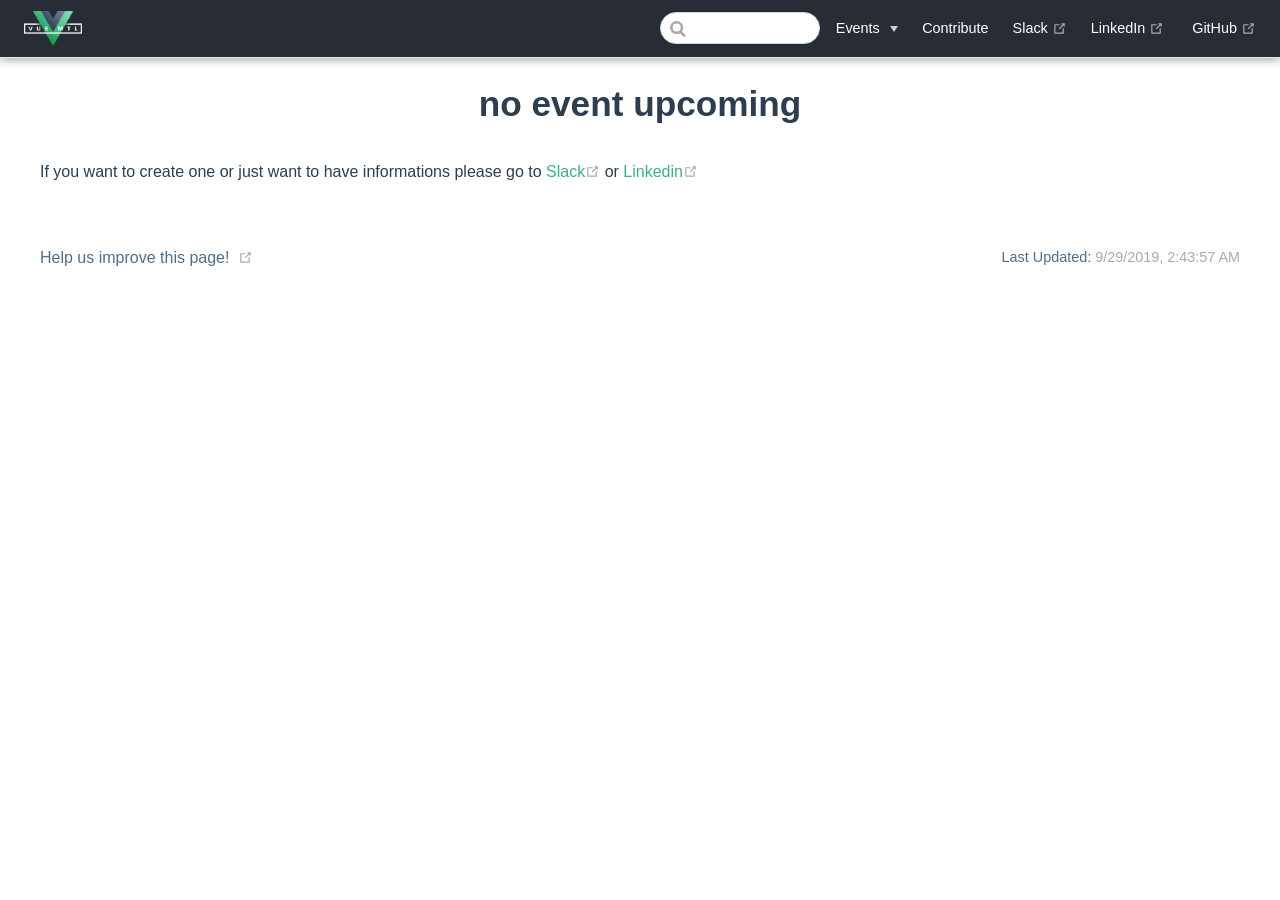
<file: upcoming/no-event.html>
<!DOCTYPE html>
<html lang="en-US">
  <head>
    <meta charset="utf-8">
    <meta name="viewport" content="width=device-width,initial-scale=1">
    <title>no event upcoming | Vue Montreal - Vue.js Community in Montreal, QC</title>
    <meta name="description" content="Vue.js Community in Montreal (Quebec, Canada) talking about Vue.js in Meetups, Slack channel, LinkedIn group, and more!">
    <link rel="apple-touch-icon" sizes="57x57" href="/favicons-vuemontreal/favicon57.png">
  <link rel="apple-touch-icon" sizes="60x60" href="/favicons-vuemontreal/favicon60.png">
  <link rel="apple-touch-icon" sizes="72x72" href="/favicons-vuemontreal/favicon72.png">
  <link rel="apple-touch-icon" sizes="76x76" href="/favicons-vuemontreal/favicon76.png">
  <link rel="apple-touch-icon" sizes="114x114" href="/favicons-vuemontreal/favicon114.png">
  <link rel="apple-touch-icon" sizes="120x120" href="/favicons-vuemontreal/favicon120.png">
  <link rel="apple-touch-icon" sizes="144x144" href="/favicons-vuemontreal/favicon144.png">
  <link rel="apple-touch-icon" sizes="152x152" href="/favicons-vuemontreal/favicon152.png">
  <link rel="apple-touch-icon" sizes="180x180" href="/favicons-vuemontreal/favicon180.png">
  <link rel="icon" type="image/png" sizes="32x32" href="/favicons-vuemontreal/favicon32.png">
  <link rel="icon" type="image/png" sizes="96x96" href="/favicons-vuemontreal/favicon96.png">
  <link rel="icon" type="image/png" sizes="16x16" href="/favicons-vuemontreal/favicon16.png">
    
    <link rel="preload" href="/assets/css/0.styles.d88d2042.css" as="style"><link rel="preload" href="/assets/js/app.26469360.js" as="script"><link rel="preload" href="/assets/js/2.6e80b105.js" as="script"><link rel="preload" href="/assets/js/11.b4b3c996.js" as="script"><link rel="prefetch" href="/assets/js/10.ea914064.js"><link rel="prefetch" href="/assets/js/12.01815b0b.js"><link rel="prefetch" href="/assets/js/13.cb5de653.js"><link rel="prefetch" href="/assets/js/14.bb7ed2bb.js"><link rel="prefetch" href="/assets/js/15.c3fe159c.js"><link rel="prefetch" href="/assets/js/16.a155f453.js"><link rel="prefetch" href="/assets/js/17.32c245c1.js"><link rel="prefetch" href="/assets/js/18.4384e427.js"><link rel="prefetch" href="/assets/js/19.2e99a4cb.js"><link rel="prefetch" href="/assets/js/20.3fa0d2bb.js"><link rel="prefetch" href="/assets/js/21.13d4b132.js"><link rel="prefetch" href="/assets/js/22.d9b62539.js"><link rel="prefetch" href="/assets/js/3.ed902130.js"><link rel="prefetch" href="/assets/js/4.edd7b119.js"><link rel="prefetch" href="/assets/js/5.53a263aa.js"><link rel="prefetch" href="/assets/js/6.acdf0d8e.js"><link rel="prefetch" href="/assets/js/7.1a812198.js"><link rel="prefetch" href="/assets/js/8.143cae4a.js"><link rel="prefetch" href="/assets/js/9.18d4172f.js">
    <link rel="stylesheet" href="/assets/css/0.styles.d88d2042.css">
  </head>
  <body>
    <div id="app" data-server-rendered="true"><div class="theme-container no-sidebar"><header class="navbar"><div class="sidebar-button"><svg xmlns="http://www.w3.org/2000/svg" aria-hidden="true" role="img" viewBox="0 0 448 512" class="icon"><path fill="currentColor" d="M436 124H12c-6.627 0-12-5.373-12-12V80c0-6.627 5.373-12 12-12h424c6.627 0 12 5.373 12 12v32c0 6.627-5.373 12-12 12zm0 160H12c-6.627 0-12-5.373-12-12v-32c0-6.627 5.373-12 12-12h424c6.627 0 12 5.373 12 12v32c0 6.627-5.373 12-12 12zm0 160H12c-6.627 0-12-5.373-12-12v-32c0-6.627 5.373-12 12-12h424c6.627 0 12 5.373 12 12v32c0 6.627-5.373 12-12 12z"></path></svg></div> <a href="/" class="home-link router-link-active"><img src="/vue-logo-website-trimmed-transparent.png" alt="Vue Montreal - Vue.js Community in Montreal, QC" class="logo"> <span class="site-name can-hide">Vue Montreal - Vue.js Community in Montreal, QC</span></a> <div class="links"><div class="search-box"><input aria-label="Search" autocomplete="off" spellcheck="false" value=""> <!----></div> <nav class="nav-links can-hide"><div class="nav-item"><div class="dropdown-wrapper"><a class="dropdown-title"><span class="title">Events</span> <span class="arrow right"></span></a> <ul class="nav-dropdown" style="display:none;"><li class="dropdown-item"><!----> <a href="/upcoming/no-event.html" class="nav-link router-link-exact-active router-link-active">Upcoming Events</a></li><li class="dropdown-item"><!----> <a href="/tags/index.html" class="nav-link">Tags</a></li><li class="dropdown-item"><!----> <a href="/archives/2020-02-26.html" class="nav-link">Archives</a></li></ul></div></div><div class="nav-item"><a href="/contributing.html" class="nav-link">Contribute</a></div><div class="nav-item"><a href="http://bit.ly/vuemontreal-slack" target="_blank" rel="noopener noreferrer" class="nav-link external">
  Slack
  <svg xmlns="http://www.w3.org/2000/svg" aria-hidden="true" x="0px" y="0px" viewBox="0 0 100 100" width="15" height="15" class="icon outbound"><path fill="currentColor" d="M18.8,85.1h56l0,0c2.2,0,4-1.8,4-4v-32h-8v28h-48v-48h28v-8h-32l0,0c-2.2,0-4,1.8-4,4v56C14.8,83.3,16.6,85.1,18.8,85.1z"></path> <polygon fill="currentColor" points="45.7,48.7 51.3,54.3 77.2,28.5 77.2,37.2 85.2,37.2 85.2,14.9 62.8,14.9 62.8,22.9 71.5,22.9"></polygon></svg></a></div><div class="nav-item"><a href="https://www.linkedin.com/groups/12289604/" target="_blank" rel="noopener noreferrer" class="nav-link external">
  LinkedIn
  <svg xmlns="http://www.w3.org/2000/svg" aria-hidden="true" x="0px" y="0px" viewBox="0 0 100 100" width="15" height="15" class="icon outbound"><path fill="currentColor" d="M18.8,85.1h56l0,0c2.2,0,4-1.8,4-4v-32h-8v28h-48v-48h28v-8h-32l0,0c-2.2,0-4,1.8-4,4v56C14.8,83.3,16.6,85.1,18.8,85.1z"></path> <polygon fill="currentColor" points="45.7,48.7 51.3,54.3 77.2,28.5 77.2,37.2 85.2,37.2 85.2,14.9 62.8,14.9 62.8,22.9 71.5,22.9"></polygon></svg></a></div> <a href="https://github.com/vuemontreal/vuemontreal" target="_blank" rel="noopener noreferrer" class="repo-link">
    GitHub
    <svg xmlns="http://www.w3.org/2000/svg" aria-hidden="true" x="0px" y="0px" viewBox="0 0 100 100" width="15" height="15" class="icon outbound"><path fill="currentColor" d="M18.8,85.1h56l0,0c2.2,0,4-1.8,4-4v-32h-8v28h-48v-48h28v-8h-32l0,0c-2.2,0-4,1.8-4,4v56C14.8,83.3,16.6,85.1,18.8,85.1z"></path> <polygon fill="currentColor" points="45.7,48.7 51.3,54.3 77.2,28.5 77.2,37.2 85.2,37.2 85.2,14.9 62.8,14.9 62.8,22.9 71.5,22.9"></polygon></svg></a></nav></div></header> <div class="sidebar-mask"></div> <aside class="sidebar"><nav class="nav-links"><div class="nav-item"><div class="dropdown-wrapper"><a class="dropdown-title"><span class="title">Events</span> <span class="arrow right"></span></a> <ul class="nav-dropdown" style="display:none;"><li class="dropdown-item"><!----> <a href="/upcoming/no-event.html" class="nav-link router-link-exact-active router-link-active">Upcoming Events</a></li><li class="dropdown-item"><!----> <a href="/tags/index.html" class="nav-link">Tags</a></li><li class="dropdown-item"><!----> <a href="/archives/2020-02-26.html" class="nav-link">Archives</a></li></ul></div></div><div class="nav-item"><a href="/contributing.html" class="nav-link">Contribute</a></div><div class="nav-item"><a href="http://bit.ly/vuemontreal-slack" target="_blank" rel="noopener noreferrer" class="nav-link external">
  Slack
  <svg xmlns="http://www.w3.org/2000/svg" aria-hidden="true" x="0px" y="0px" viewBox="0 0 100 100" width="15" height="15" class="icon outbound"><path fill="currentColor" d="M18.8,85.1h56l0,0c2.2,0,4-1.8,4-4v-32h-8v28h-48v-48h28v-8h-32l0,0c-2.2,0-4,1.8-4,4v56C14.8,83.3,16.6,85.1,18.8,85.1z"></path> <polygon fill="currentColor" points="45.7,48.7 51.3,54.3 77.2,28.5 77.2,37.2 85.2,37.2 85.2,14.9 62.8,14.9 62.8,22.9 71.5,22.9"></polygon></svg></a></div><div class="nav-item"><a href="https://www.linkedin.com/groups/12289604/" target="_blank" rel="noopener noreferrer" class="nav-link external">
  LinkedIn
  <svg xmlns="http://www.w3.org/2000/svg" aria-hidden="true" x="0px" y="0px" viewBox="0 0 100 100" width="15" height="15" class="icon outbound"><path fill="currentColor" d="M18.8,85.1h56l0,0c2.2,0,4-1.8,4-4v-32h-8v28h-48v-48h28v-8h-32l0,0c-2.2,0-4,1.8-4,4v56C14.8,83.3,16.6,85.1,18.8,85.1z"></path> <polygon fill="currentColor" points="45.7,48.7 51.3,54.3 77.2,28.5 77.2,37.2 85.2,37.2 85.2,14.9 62.8,14.9 62.8,22.9 71.5,22.9"></polygon></svg></a></div> <a href="https://github.com/vuemontreal/vuemontreal" target="_blank" rel="noopener noreferrer" class="repo-link">
    GitHub
    <svg xmlns="http://www.w3.org/2000/svg" aria-hidden="true" x="0px" y="0px" viewBox="0 0 100 100" width="15" height="15" class="icon outbound"><path fill="currentColor" d="M18.8,85.1h56l0,0c2.2,0,4-1.8,4-4v-32h-8v28h-48v-48h28v-8h-32l0,0c-2.2,0-4,1.8-4,4v56C14.8,83.3,16.6,85.1,18.8,85.1z"></path> <polygon fill="currentColor" points="45.7,48.7 51.3,54.3 77.2,28.5 77.2,37.2 85.2,37.2 85.2,14.9 62.8,14.9 62.8,22.9 71.5,22.9"></polygon></svg></a></nav>  <ul class="sidebar-links"><li><a href="/upcoming/no-event.html" class="active sidebar-link">no-event.html</a></li></ul> </aside> <main class="page"> <div class="theme-default-content content__default"><h1 id="no-event-upcoming"><a href="#no-event-upcoming" aria-hidden="true" class="header-anchor">#</a> no event upcoming</h1> <p>If you want to create one or just want to have informations please go to <a href="http://bit.ly/vuemontreal-slack" target="_blank" rel="noopener noreferrer" class="external-link">Slack<svg xmlns="http://www.w3.org/2000/svg" aria-hidden="true" x="0px" y="0px" viewBox="0 0 100 100" width="15" height="15" class="icon outbound"><path fill="currentColor" d="M18.8,85.1h56l0,0c2.2,0,4-1.8,4-4v-32h-8v28h-48v-48h28v-8h-32l0,0c-2.2,0-4,1.8-4,4v56C14.8,83.3,16.6,85.1,18.8,85.1z"></path> <polygon fill="currentColor" points="45.7,48.7 51.3,54.3 77.2,28.5 77.2,37.2 85.2,37.2 85.2,14.9 62.8,14.9 62.8,22.9 71.5,22.9"></polygon></svg></a> or <a href="https://www.linkedin.com/groups/12289604/" target="_blank" rel="noopener noreferrer" class="external-link">Linkedin<svg xmlns="http://www.w3.org/2000/svg" aria-hidden="true" x="0px" y="0px" viewBox="0 0 100 100" width="15" height="15" class="icon outbound"><path fill="currentColor" d="M18.8,85.1h56l0,0c2.2,0,4-1.8,4-4v-32h-8v28h-48v-48h28v-8h-32l0,0c-2.2,0-4,1.8-4,4v56C14.8,83.3,16.6,85.1,18.8,85.1z"></path> <polygon fill="currentColor" points="45.7,48.7 51.3,54.3 77.2,28.5 77.2,37.2 85.2,37.2 85.2,14.9 62.8,14.9 62.8,22.9 71.5,22.9"></polygon></svg></a></p></div> <footer class="page-edit"><div class="edit-link"><a href="https://github.com/vuemontreal/vuemontreal/edit/master/blog/.vuepress/templates/no-event.md" target="_blank" rel="noopener noreferrer">Help us improve this page!</a> <svg xmlns="http://www.w3.org/2000/svg" aria-hidden="true" x="0px" y="0px" viewBox="0 0 100 100" width="15" height="15" class="icon outbound"><path fill="currentColor" d="M18.8,85.1h56l0,0c2.2,0,4-1.8,4-4v-32h-8v28h-48v-48h28v-8h-32l0,0c-2.2,0-4,1.8-4,4v56C14.8,83.3,16.6,85.1,18.8,85.1z"></path> <polygon fill="currentColor" points="45.7,48.7 51.3,54.3 77.2,28.5 77.2,37.2 85.2,37.2 85.2,14.9 62.8,14.9 62.8,22.9 71.5,22.9"></polygon></svg></div> <div class="last-updated"><span class="prefix">Last Updated:</span> <span class="time">9/29/2019, 2:43:57 AM</span></div></footer> <!----> </main></div><div class="global-ui"></div></div>
    <script src="/assets/js/app.26469360.js" defer></script><script src="/assets/js/2.6e80b105.js" defer></script><script src="/assets/js/11.b4b3c996.js" defer></script>
  </body>
</html>
</file>
<file: assets/css/0.styles.d88d2042.css>
#nprogress{pointer-events:none}#nprogress .bar{background:#3eaf7c;position:fixed;z-index:1031;top:0;left:0;width:100%;height:2px}#nprogress .peg{display:block;position:absolute;right:0;width:100px;height:100%;box-shadow:0 0 10px #3eaf7c,0 0 5px #3eaf7c;opacity:1;transform:rotate(3deg) translateY(-4px)}#nprogress .spinner{display:block;position:fixed;z-index:1031;top:15px;right:15px}#nprogress .spinner-icon{width:18px;height:18px;box-sizing:border-box;border-color:#3eaf7c transparent transparent #3eaf7c;border-style:solid;border-width:2px;border-radius:50%;-webkit-animation:nprogress-spinner .4s linear infinite;animation:nprogress-spinner .4s linear infinite}.nprogress-custom-parent{overflow:hidden;position:relative}.nprogress-custom-parent #nprogress .bar,.nprogress-custom-parent #nprogress .spinner{position:absolute}@-webkit-keyframes nprogress-spinner{0%{transform:rotate(0deg)}to{transform:rotate(1turn)}}@keyframes nprogress-spinner{0%{transform:rotate(0deg)}to{transform:rotate(1turn)}}.icon.outbound{color:#aaa;display:inline-block;vertical-align:middle;position:relative;top:-1px}.home{padding:3.6rem 2rem 0;max-width:960px;margin:0 auto;display:block}.home .hero{text-align:center}.home .hero img{max-width:100%;max-height:280px;display:block;margin:3rem auto 1.5rem}.home .hero h1{font-size:3rem}.home .hero .action,.home .hero .description,.home .hero h1{margin:1.8rem auto}.home .hero .description{max-width:35rem;font-size:1.6rem;line-height:1.3;color:#6a8bad}.home .hero .action-button{display:inline-block;font-size:1.2rem;color:#fff;background-color:#3eaf7c;padding:.8rem 1.6rem;border-radius:4px;transition:background-color .1s ease;box-sizing:border-box;border-bottom:1px solid #389d70}.home .hero .action-button:hover{background-color:#4abf8a}.home .features{border-top:1px solid #eaecef;padding:1.2rem 0;margin-top:2.5rem;display:flex;flex-wrap:wrap;align-items:flex-start;align-content:stretch;justify-content:space-between}.home .feature{flex-grow:1;flex-basis:30%;max-width:30%}.home .feature h2{font-size:1.4rem;font-weight:500;border-bottom:none;padding-bottom:0;color:#3a5169}.home .feature p{color:#4e6e8e}.home .footer{padding:2.5rem;border-top:1px solid #eaecef;text-align:center;color:#4e6e8e}@media (max-width:719px){.home .features{flex-direction:column}.home .feature{max-width:100%;padding:0 2.5rem}}@media (max-width:419px){.home{padding-left:1.5rem;padding-right:1.5rem}.home .hero img{max-height:210px;margin:2rem auto 1.2rem}.home .hero h1{font-size:2rem}.home .hero .action,.home .hero .description,.home .hero h1{margin:1.2rem auto}.home .hero .description{font-size:1.2rem}.home .hero .action-button{font-size:1rem;padding:.6rem 1.2rem}.home .feature h2{font-size:1.25rem}}.search-box{display:inline-block;position:relative;margin-right:1rem}.search-box input{cursor:text;width:10rem;height:2rem;color:#4e6e8e;display:inline-block;border:1px solid #cfd4db;border-radius:2rem;font-size:.9rem;line-height:2rem;padding:0 .5rem 0 2rem;outline:none;transition:all .2s ease;background:#fff url(/assets/img/search.83621669.svg) .6rem .5rem no-repeat;background-size:1rem}.search-box input:focus{cursor:auto;border-color:#3eaf7c}.search-box .suggestions{background:#fff;width:20rem;position:absolute;top:1.5rem;border:1px solid #cfd4db;border-radius:6px;padding:.4rem;list-style-type:none}.search-box .suggestions.align-right{right:0}.search-box .suggestion{line-height:1.4;padding:.4rem .6rem;border-radius:4px;cursor:pointer}.search-box .suggestion a{white-space:normal;color:#5d82a6}.search-box .suggestion a .page-title{font-weight:600}.search-box .suggestion a .header{font-size:.9em;margin-left:.25em}.search-box .suggestion.focused{background-color:#f3f4f5}.search-box .suggestion.focused a{color:#3eaf7c}@media (max-width:959px){.search-box input{cursor:pointer;width:0;border-color:transparent;position:relative}.search-box input:focus{cursor:text;left:0;width:10rem}}@media (-ms-high-contrast:none){.search-box input{height:2rem}}@media (max-width:959px) and (min-width:719px){.search-box .suggestions{left:0}}@media (max-width:719px){.search-box{margin-right:0}.search-box input{left:1rem}.search-box .suggestions{right:0}}@media (max-width:419px){.search-box .suggestions{width:calc(100vw - 4rem)}.search-box input:focus{width:8rem}}.sidebar-button{cursor:pointer;display:none;width:1.25rem;height:1.25rem;position:absolute;padding:.6rem;top:.6rem;left:1rem}.sidebar-button .icon{display:block;width:1.25rem;height:1.25rem}@media (max-width:719px){.sidebar-button{display:block}}.dropdown-enter,.dropdown-leave-to{height:0!important}.dropdown-wrapper{cursor:pointer}.dropdown-wrapper .dropdown-title{display:block}.dropdown-wrapper .dropdown-title:hover{border-color:transparent}.dropdown-wrapper .dropdown-title .arrow{vertical-align:middle;margin-top:-1px;margin-left:.4rem}.dropdown-wrapper .nav-dropdown .dropdown-item{color:inherit;line-height:1.7rem}.dropdown-wrapper .nav-dropdown .dropdown-item h4{margin:.45rem 0 0;border-top:1px solid #eee;padding:.45rem 1.5rem 0 1.25rem}.dropdown-wrapper .nav-dropdown .dropdown-item .dropdown-subitem-wrapper{padding:0;list-style:none}.dropdown-wrapper .nav-dropdown .dropdown-item .dropdown-subitem-wrapper .dropdown-subitem{font-size:.9em}.dropdown-wrapper .nav-dropdown .dropdown-item a{display:block;line-height:1.7rem;position:relative;border-bottom:none;font-weight:400;margin-bottom:0;padding:0 1.5rem 0 1.25rem}.dropdown-wrapper .nav-dropdown .dropdown-item a.router-link-active,.dropdown-wrapper .nav-dropdown .dropdown-item a:hover{color:#3eaf7c}.dropdown-wrapper .nav-dropdown .dropdown-item a.router-link-active:after{content:"";width:0;height:0;border-left:5px solid #3eaf7c;border-top:3px solid transparent;border-bottom:3px solid transparent;position:absolute;top:calc(50% - 2px);left:9px}.dropdown-wrapper .nav-dropdown .dropdown-item:first-child h4{margin-top:0;padding-top:0;border-top:0}@media (max-width:719px){.dropdown-wrapper.open .dropdown-title{margin-bottom:.5rem}.dropdown-wrapper .nav-dropdown{transition:height .1s ease-out;overflow:hidden}.dropdown-wrapper .nav-dropdown .dropdown-item h4{border-top:0;margin-top:0;padding-top:0}.dropdown-wrapper .nav-dropdown .dropdown-item>a,.dropdown-wrapper .nav-dropdown .dropdown-item h4{font-size:15px;line-height:2rem}.dropdown-wrapper .nav-dropdown .dropdown-item .dropdown-subitem{font-size:14px;padding-left:1rem}}@media (min-width:719px){.dropdown-wrapper{height:1.8rem}.dropdown-wrapper:hover .nav-dropdown{display:block!important}.dropdown-wrapper .dropdown-title .arrow{border-left:4px solid transparent;border-right:4px solid transparent;border-top:6px solid #ccc;border-bottom:0}.dropdown-wrapper .nav-dropdown{display:none;height:auto!important;box-sizing:border-box;max-height:calc(100vh - 2.7rem);overflow-y:auto;position:absolute;top:100%;right:0;background-color:#fff;padding:.6rem 0;border:1px solid;border-color:#ddd #ddd #ccc;text-align:left;border-radius:.25rem;white-space:nowrap;margin:0}}.nav-links{display:inline-block}.nav-links a{line-height:1.4rem;color:inherit}.nav-links a.router-link-active,.nav-links a:hover{color:#3eaf7c}.nav-links .nav-item{position:relative;display:inline-block;margin-left:1.5rem;line-height:2rem}.nav-links .nav-item:first-child{margin-left:0}.nav-links .repo-link{margin-left:1.5rem}@media (max-width:719px){.nav-links .nav-item,.nav-links .repo-link{margin-left:0}}@media (min-width:719px){.nav-links a.router-link-active,.nav-links a:hover{color:#2c3e50}.nav-item>a:not(.external).router-link-active,.nav-item>a:not(.external):hover{margin-bottom:-2px;border-bottom:2px solid #46bd87}}.navbar{padding:.7rem 1.5rem;line-height:2.2rem}.navbar a,.navbar img,.navbar span{display:inline-block}.navbar .logo{height:2.2rem;min-width:2.2rem;margin-right:.8rem;vertical-align:top}.navbar .site-name{font-size:1.3rem;font-weight:600;color:#2c3e50;position:relative}.navbar .links{padding-left:1.5rem;box-sizing:border-box;background-color:#fff;white-space:nowrap;font-size:.9rem;position:absolute;right:1.5rem;top:.7rem;display:flex}.navbar .links .search-box{flex:0 0 auto;vertical-align:top}@media (max-width:719px){.navbar{padding-left:4rem}.navbar .can-hide{display:none}.navbar .links{padding-left:1.5rem}.navbar .site-name{width:calc(100vw - 9.4rem);overflow:hidden;white-space:nowrap;text-overflow:ellipsis}}.page-edit{max-width:740px;margin:0 auto;padding:2rem 2.5rem}@media (max-width:959px){.page-edit{padding:2rem}}@media (max-width:419px){.page-edit{padding:1.5rem}}.page-edit{padding-top:1rem;padding-bottom:1rem;overflow:auto}.page-edit .edit-link{display:inline-block}.page-edit .edit-link a{color:#4e6e8e;margin-right:.25rem}.page-edit .last-updated{float:right;font-size:.9em}.page-edit .last-updated .prefix{font-weight:500;color:#4e6e8e}.page-edit .last-updated .time{font-weight:400;color:#aaa}@media (max-width:719px){.page-edit .edit-link{margin-bottom:.5rem}.page-edit .last-updated{font-size:.8em;float:none;text-align:left}}.page-nav{max-width:740px;margin:0 auto;padding:2rem 2.5rem}@media (max-width:959px){.page-nav{padding:2rem}}@media (max-width:419px){.page-nav{padding:1.5rem}}.page-nav{padding-top:1rem;padding-bottom:0}.page-nav .inner{min-height:2rem;margin-top:0;border-top:1px solid #eaecef;padding-top:1rem;overflow:auto}.page-nav .next{float:right}.page{padding-bottom:2rem;display:block}.sidebar-group .sidebar-group{padding-left:.5em}.sidebar-group:not(.collapsable) .sidebar-heading:not(.clickable){cursor:auto;color:inherit}.sidebar-group.is-sub-group{padding-left:0}.sidebar-group.is-sub-group>.sidebar-heading{font-size:.95em;line-height:1.4;font-weight:400;padding-left:2rem}.sidebar-group.is-sub-group>.sidebar-heading:not(.clickable){opacity:.5}.sidebar-group.is-sub-group>.sidebar-group-items{padding-left:1rem}.sidebar-group.is-sub-group>.sidebar-group-items>li>.sidebar-link{font-size:.95em;border-left:none}.sidebar-group.depth-2>.sidebar-heading{border-left:none}.sidebar-heading{color:#2c3e50;transition:color .15s ease;cursor:pointer;font-size:1.1em;font-weight:700;padding:.35rem 1.5rem .35rem 1.25rem;width:100%;box-sizing:border-box;margin:0;border-left:.25rem solid transparent}.sidebar-heading.open,.sidebar-heading:hover{color:inherit}.sidebar-heading .arrow{position:relative;top:-.12em;left:.5em}.sidebar-heading.clickable.active{font-weight:600;color:#3eaf7c;border-left-color:#3eaf7c}.sidebar-heading.clickable:hover{color:#3eaf7c}.sidebar-group-items{transition:height .1s ease-out;font-size:.95em;overflow:hidden}.sidebar .sidebar-sub-headers{padding-left:1rem;font-size:.95em}a.sidebar-link{font-size:1em;font-weight:400;display:inline-block;color:#2c3e50;border-left:.25rem solid transparent;padding:.35rem 1rem .35rem 1.25rem;line-height:1.4;width:100%;box-sizing:border-box}a.sidebar-link:hover{color:#3eaf7c}a.sidebar-link.active{font-weight:600;color:#3eaf7c;border-left-color:#3eaf7c}.sidebar-group a.sidebar-link{padding-left:2rem}.sidebar-sub-headers a.sidebar-link{padding-top:.25rem;padding-bottom:.25rem;border-left:none}.sidebar-sub-headers a.sidebar-link.active{font-weight:500}.sidebar ul{padding:0;margin:0;list-style-type:none}.sidebar a{display:inline-block}.sidebar .nav-links{display:none;border-bottom:1px solid #eaecef;padding:.5rem 0 .75rem}.sidebar .nav-links a{font-weight:600}.sidebar .nav-links .nav-item,.sidebar .nav-links .repo-link{display:block;line-height:1.25rem;font-size:1.1em;padding:.5rem 0 .5rem 1.5rem}.sidebar>.sidebar-links{padding:1.5rem 0}.sidebar>.sidebar-links>li>a.sidebar-link{font-size:1.1em;line-height:1.7;font-weight:700}.sidebar>.sidebar-links>li:not(:first-child){margin-top:.75rem}@media (max-width:719px){.sidebar .nav-links{display:block}.sidebar .nav-links .dropdown-wrapper .nav-dropdown .dropdown-item a.router-link-active:after{top:calc(1rem - 2px)}.sidebar>.sidebar-links{padding:1rem 0}}code[class*=language-],pre[class*=language-]{color:#ccc;background:none;font-family:Consolas,Monaco,Andale Mono,Ubuntu Mono,monospace;font-size:1em;text-align:left;white-space:pre;word-spacing:normal;word-break:normal;word-wrap:normal;line-height:1.5;-moz-tab-size:4;-o-tab-size:4;tab-size:4;-webkit-hyphens:none;-ms-hyphens:none;hyphens:none}pre[class*=language-]{padding:1em;margin:.5em 0;overflow:auto}:not(pre)>code[class*=language-],pre[class*=language-]{background:#2d2d2d}:not(pre)>code[class*=language-]{padding:.1em;border-radius:.3em;white-space:normal}.token.block-comment,.token.cdata,.token.comment,.token.doctype,.token.prolog{color:#999}.token.punctuation{color:#ccc}.token.attr-name,.token.deleted,.token.namespace,.token.tag{color:#e2777a}.token.function-name{color:#6196cc}.token.boolean,.token.function,.token.number{color:#f08d49}.token.class-name,.token.constant,.token.property,.token.symbol{color:#f8c555}.token.atrule,.token.builtin,.token.important,.token.keyword,.token.selector{color:#cc99cd}.token.attr-value,.token.char,.token.regex,.token.string,.token.variable{color:#7ec699}.token.entity,.token.operator,.token.url{color:#67cdcc}.token.bold,.token.important{font-weight:700}.token.italic{font-style:italic}.token.entity{cursor:help}.token.inserted{color:green}.theme-default-content code{color:#476582;padding:.25rem .5rem;margin:0;font-size:.85em;background-color:rgba(27,31,35,.05);border-radius:3px}.theme-default-content code .token.deleted{color:#ec5975}.theme-default-content code .token.inserted{color:#3eaf7c}.theme-default-content pre,.theme-default-content pre[class*=language-]{line-height:1.4;padding:1.25rem 1.5rem;margin:.85rem 0;background-color:#282c34;border-radius:6px;overflow:auto}.theme-default-content pre[class*=language-] code,.theme-default-content pre code{color:#fff;padding:0;background-color:transparent;border-radius:0}div[class*=language-]{position:relative;background-color:#282c34;border-radius:6px}div[class*=language-] .highlight-lines{-webkit-user-select:none;-moz-user-select:none;-ms-user-select:none;user-select:none;padding-top:1.3rem;position:absolute;top:0;left:0;width:100%;line-height:1.4}div[class*=language-] .highlight-lines .highlighted{background-color:rgba(0,0,0,.66)}div[class*=language-] pre,div[class*=language-] pre[class*=language-]{background:transparent;position:relative;z-index:1}div[class*=language-]:before{position:absolute;z-index:3;top:.8em;right:1em;font-size:.75rem;color:hsla(0,0%,100%,.4)}div[class*=language-]:not(.line-numbers-mode) .line-numbers-wrapper{display:none}div[class*=language-].line-numbers-mode .highlight-lines .highlighted{position:relative}div[class*=language-].line-numbers-mode .highlight-lines .highlighted:before{content:" ";position:absolute;z-index:3;left:0;top:0;display:block;width:3.5rem;height:100%;background-color:rgba(0,0,0,.66)}div[class*=language-].line-numbers-mode pre{padding-left:4.5rem;vertical-align:middle}div[class*=language-].line-numbers-mode .line-numbers-wrapper{position:absolute;top:0;width:3.5rem;text-align:center;color:hsla(0,0%,100%,.3);padding:1.25rem 0;line-height:1.4}div[class*=language-].line-numbers-mode .line-numbers-wrapper .line-number,div[class*=language-].line-numbers-mode .line-numbers-wrapper br{-webkit-user-select:none;-moz-user-select:none;-ms-user-select:none;user-select:none}div[class*=language-].line-numbers-mode .line-numbers-wrapper .line-number{position:relative;z-index:4;font-size:.85em}div[class*=language-].line-numbers-mode:after{content:"";position:absolute;z-index:2;top:0;left:0;width:3.5rem;height:100%;border-radius:6px 0 0 6px;border-right:1px solid rgba(0,0,0,.66);background-color:#282c34}div[class~=language-js]:before{content:"js"}div[class~=language-ts]:before{content:"ts"}div[class~=language-html]:before{content:"html"}div[class~=language-md]:before{content:"md"}div[class~=language-vue]:before{content:"vue"}div[class~=language-css]:before{content:"css"}div[class~=language-sass]:before{content:"sass"}div[class~=language-scss]:before{content:"scss"}div[class~=language-less]:before{content:"less"}div[class~=language-stylus]:before{content:"stylus"}div[class~=language-go]:before{content:"go"}div[class~=language-java]:before{content:"java"}div[class~=language-c]:before{content:"c"}div[class~=language-sh]:before{content:"sh"}div[class~=language-yaml]:before{content:"yaml"}div[class~=language-py]:before{content:"py"}div[class~=language-docker]:before{content:"docker"}div[class~=language-dockerfile]:before{content:"dockerfile"}div[class~=language-makefile]:before{content:"makefile"}div[class~=language-javascript]:before{content:"js"}div[class~=language-typescript]:before{content:"ts"}div[class~=language-markup]:before{content:"html"}div[class~=language-markdown]:before{content:"md"}div[class~=language-json]:before{content:"json"}div[class~=language-ruby]:before{content:"rb"}div[class~=language-python]:before{content:"py"}div[class~=language-bash]:before{content:"sh"}div[class~=language-php]:before{content:"php"}.custom-block .custom-block-title{font-weight:600;margin-bottom:-.4rem}.custom-block.danger,.custom-block.tip,.custom-block.warning{padding:.1rem 1.5rem;border-left-width:.5rem;border-left-style:solid;margin:1rem 0}.custom-block.tip{background-color:#f3f5f7;border-color:#42b983}.custom-block.warning{background-color:rgba(255,229,100,.3);border-color:#e7c000;color:#6b5900}.custom-block.warning .custom-block-title{color:#b29400}.custom-block.warning a{color:#2c3e50}.custom-block.danger{background-color:#ffe6e6;border-color:#c00;color:#4d0000}.custom-block.danger .custom-block-title{color:#900}.custom-block.danger a{color:#2c3e50}.arrow{display:inline-block;width:0;height:0}.arrow.up{border-bottom:6px solid #ccc}.arrow.down,.arrow.up{border-left:4px solid transparent;border-right:4px solid transparent}.arrow.down{border-top:6px solid #ccc}.arrow.right{border-left:6px solid #ccc}.arrow.left,.arrow.right{border-top:4px solid transparent;border-bottom:4px solid transparent}.arrow.left{border-right:6px solid #ccc}.theme-default-content:not(.custom){max-width:740px;margin:0 auto;padding:2rem 2.5rem}@media (max-width:959px){.theme-default-content:not(.custom){padding:2rem}}@media (max-width:419px){.theme-default-content:not(.custom){padding:1.5rem}}.table-of-contents .badge{vertical-align:middle}body,html{padding:0;margin:0;background-color:#fff}body{font-family:-apple-system,BlinkMacSystemFont,Segoe UI,Roboto,Oxygen,Ubuntu,Cantarell,Fira Sans,Droid Sans,Helvetica Neue,sans-serif;-webkit-font-smoothing:antialiased;-moz-osx-font-smoothing:grayscale;font-size:16px;color:#2c3e50}.page{padding-left:20rem}.navbar{z-index:20;right:0;height:3.6rem;background-color:#fff;box-sizing:border-box;border-bottom:1px solid #eaecef}.navbar,.sidebar-mask{position:fixed;top:0;left:0}.sidebar-mask{z-index:9;width:100vw;height:100vh;display:none}.sidebar{font-size:16px;background-color:#fff;width:20rem;position:fixed;z-index:10;margin:0;top:3.6rem;left:0;bottom:0;box-sizing:border-box;border-right:1px solid #eaecef;overflow-y:auto}.theme-default-content:not(.custom)>:first-child{margin-top:3.6rem}.theme-default-content:not(.custom) a:hover{text-decoration:underline}.theme-default-content:not(.custom) p.demo{padding:1rem 1.5rem;border:1px solid #ddd;border-radius:4px}.theme-default-content:not(.custom) img{max-width:100%}.theme-default-content.custom{padding:0;margin:0}.theme-default-content.custom img{max-width:100%}a{font-weight:500;text-decoration:none}a,p a code{color:#3eaf7c}p a code{font-weight:400}kbd{background:#eee;border:.15rem solid #ddd;border-bottom:.25rem solid #ddd;border-radius:.15rem;padding:0 .15em}blockquote{font-size:1rem;color:#999;border-left:.2rem solid #dfe2e5;margin:1rem 0;padding:.25rem 0 .25rem 1rem}blockquote>p{margin:0}ol,ul{padding-left:1.2em}strong{font-weight:600}h1,h2,h3,h4,h5,h6{font-weight:600;line-height:1.25}.theme-default-content:not(.custom)>h1,.theme-default-content:not(.custom)>h2,.theme-default-content:not(.custom)>h3,.theme-default-content:not(.custom)>h4,.theme-default-content:not(.custom)>h5,.theme-default-content:not(.custom)>h6{margin-top:-3.1rem;padding-top:4.6rem;margin-bottom:0}.theme-default-content:not(.custom)>h1:first-child,.theme-default-content:not(.custom)>h2:first-child,.theme-default-content:not(.custom)>h3:first-child,.theme-default-content:not(.custom)>h4:first-child,.theme-default-content:not(.custom)>h5:first-child,.theme-default-content:not(.custom)>h6:first-child{margin-top:-1.5rem;margin-bottom:1rem}.theme-default-content:not(.custom)>h1:first-child+.custom-block,.theme-default-content:not(.custom)>h1:first-child+p,.theme-default-content:not(.custom)>h1:first-child+pre,.theme-default-content:not(.custom)>h2:first-child+.custom-block,.theme-default-content:not(.custom)>h2:first-child+p,.theme-default-content:not(.custom)>h2:first-child+pre,.theme-default-content:not(.custom)>h3:first-child+.custom-block,.theme-default-content:not(.custom)>h3:first-child+p,.theme-default-content:not(.custom)>h3:first-child+pre,.theme-default-content:not(.custom)>h4:first-child+.custom-block,.theme-default-content:not(.custom)>h4:first-child+p,.theme-default-content:not(.custom)>h4:first-child+pre,.theme-default-content:not(.custom)>h5:first-child+.custom-block,.theme-default-content:not(.custom)>h5:first-child+p,.theme-default-content:not(.custom)>h5:first-child+pre,.theme-default-content:not(.custom)>h6:first-child+.custom-block,.theme-default-content:not(.custom)>h6:first-child+p,.theme-default-content:not(.custom)>h6:first-child+pre{margin-top:2rem}h1:hover .header-anchor,h2:hover .header-anchor,h3:hover .header-anchor,h4:hover .header-anchor,h5:hover .header-anchor,h6:hover .header-anchor{opacity:1}h1{font-size:2.2rem}h2{font-size:1.65rem;padding-bottom:.3rem;border-bottom:1px solid #eaecef}h3{font-size:1.35rem}a.header-anchor{font-size:.85em;float:left;margin-left:-.87em;padding-right:.23em;margin-top:.125em;opacity:0}a.header-anchor:hover{text-decoration:none}.line-number,code,kbd{font-family:source-code-pro,Menlo,Monaco,Consolas,Courier New,monospace}ol,p,ul{line-height:1.7}hr{border:0;border-top:1px solid #eaecef}table{border-collapse:collapse;margin:1rem 0;display:block;overflow-x:auto}tr{border-top:1px solid #dfe2e5}tr:nth-child(2n){background-color:#f6f8fa}td,th{border:1px solid #dfe2e5;padding:.6em 1em}.theme-container.sidebar-open .sidebar-mask{display:block}.theme-container.no-navbar .theme-default-content:not(.custom)>h1,.theme-container.no-navbar h2,.theme-container.no-navbar h3,.theme-container.no-navbar h4,.theme-container.no-navbar h5,.theme-container.no-navbar h6{margin-top:1.5rem;padding-top:0}.theme-container.no-navbar .sidebar{top:0}@media (min-width:720px){.theme-container.no-sidebar .sidebar{display:none}.theme-container.no-sidebar .page{padding-left:0}}@media (max-width:959px){.sidebar{font-size:15px;width:16.4rem}.page{padding-left:16.4rem}}@media (max-width:719px){.sidebar{top:0;padding-top:3.6rem;transform:translateX(-100%);transition:transform .2s ease}.page{padding-left:0}.theme-container.sidebar-open .sidebar{transform:translateX(0)}.theme-container.no-navbar .sidebar{padding-top:0}}@media (max-width:419px){h1{font-size:1.9rem}.theme-default-content div[class*=language-]{margin:.85rem -1.5rem;border-radius:0}}.site-name.site-name{display:none}.nav-link.nav-link.action-button:hover{color:#fff}.navbar{background-color:#282c34;box-shadow:0 0 10px rgba(0,0,0,.5);display:flex}.router-link-active{color:#fff!important}.nav-dropdown .router-link-active{color:#000!important}.sidebar .router-link-active{color:#34ab6f!important}.links{background-color:#282c34!important;flex-grow:1;color:#fff!important}.dropdown-title:hover{color:grey!important}.nav-links .nav-item a.nav-link:hover,.nav-links a.repo-link:hover{color:grey}.dropdown-item{color:#000!important}*{box-sizing:border-box}.theme-default-content{margin:0;min-width:100%}@media (min-width:719px) and (max-width:1160px){.page-edit,.theme-default-content{padding-left:0!important;padding-right:0!important;width:80%!important;margin:auto!important;min-width:inherit}}@media (min-width:1161px){.page-edit.page-edit{width:100%;max-width:none;margin:0}}.links{display:flex;justify-content:flex-end!important}.white--dark{color:#dcd6d6!important}.white{color:#fff!important}.bg-green{background-color:#34ab6f}.bg-dark{background:#282c34}.Tag{background:rgba(0,0,0,.05);background-image:none;background-position-x:left;background-position-y:top;background-size:initial;background-attachment:scroll;background-origin:initial;background-clip:initial;background-color:rgba(0,0,0,.05);padding:8px;margin-right:6px;cursor:pointer}.activeTag,.Tag:hover{background-color:#34ab6f;color:#fff}h1{text-align:center}.external-link{position:relative}.external-link img{margin:15px;width:200px;max-height:45px}.external-link img+svg.icon.outbound{display:none}.Mtl{display:flex;flex-wrap:nowrap}.Mtl-left{flex-grow:1}.Left-img{width:100%;max-width:800px!important}.Mtl-right{flex-grow:1;max-width:350px;min-width:350px;padding-bottom:20px}.Right{padding-left:1em;padding-right:0}.Right-content{top:60px;position:-webkit-sticky;position:sticky;margin-top:0}.Content{box-shadow:1px 6px 8px -2px rgba(0,0,0,.51);border-radius:4px;padding-top:16px;padding-left:0}.Place-info{margin-top:12px;margin-bottom:18px;display:flex}.Place-info .icon{float:left}.Place-info.Info{padding-left:30px;padding-right:12px}.Title{float:left;padding-left:18px;font-weight:600}.Place-map{border:0;width:100%;margin-top:12px;margin-bottom:12px}.Place-action{text-align:center;padding-bottom:12px}.Btn{text-align:center;padding:10px 20px;display:inline-block;cursor:pointer;font-size:18px}.Btn--3d{position:relative;box-shadow:inset 0 0 0 1px #103320,inset 0 0 0 2px hsla(0,0%,100%,.15);border-radius:6px;transition:top .01s linear;text-shadow:0 1px 0 rgba(0,0,0,.15)}.Links{display:flex;justify-content:flex-end!important}@media (max-width:1160px){.Mtl{flex-flow:column-reverse}.Mtl-left{flex-grow:1;min-width:100%}.Mtl-right{margin-left:0!important;margin-right:0!important;min-width:100%;margin:auto}.Right{padding-right:0!important;padding-left:0!important}}.Person{display:flex;max-width:800px;margin-bottom:30px}.Person-img{width:150px}.Person-description{width:100%;display:flex;flex-direction:column;margin-left:1rem}.Person-description p{margin-top:0}.Description-infos h4{margin:0 8px 0 0;display:inline-block}.Infos-text{margin-left:4px}.Infos-tags{display:flex}.Preview[data-v-48097255]{display:flex;flex-wrap:nowrap;margin-bottom:30px;padding:6px}.Preview-img[data-v-48097255]{max-width:200px!important}.pointer[data-v-48097255]{cursor:pointer;font-weight:500;color:#3eaf7c;text-decoration:none;font-size:1.4rem}h4.Tag[data-v-48097255]{cursor:default;margin:4px 8px 4px 0}.Tag[data-v-48097255]:hover{background-color:rgba(0,0,0,.05);color:#2c3e50}.Preview-right[data-v-48097255]{flex-grow:1}.Preview-left[data-v-48097255]{margin-right:10px}.Preview-author+.Preview-author[data-v-48097255]:before{content:"|";margin-right:10px;margin-left:10px}@media (max-width:870px){.Preview-left[data-v-48097255]{display:none}}.noFilter{position:absolute;top:50%;left:50%;transform:translate(-50%,-50%)}.Tags{display:flex;flex-wrap:wrap}li.Tag{margin:4px 8px 4px 0}.Tags-hr{margin-bottom:60px}.Preview-block,.Tag{list-style:none}.Preview-block{box-shadow:1px 6px 8px -2px rgba(0,0,0,.51);border-radius:4px}.badge[data-v-c13ee5b0]{display:inline-block;font-size:14px;height:18px;line-height:18px;border-radius:3px;padding:0 6px;color:#fff}.badge.green[data-v-c13ee5b0],.badge.tip[data-v-c13ee5b0],.badge[data-v-c13ee5b0]{background-color:#42b983}.badge.error[data-v-c13ee5b0]{background-color:#da5961}.badge.warn[data-v-c13ee5b0],.badge.warning[data-v-c13ee5b0],.badge.yellow[data-v-c13ee5b0]{background-color:#e7c000}.badge+.badge[data-v-c13ee5b0]{margin-left:5px}
</file>
